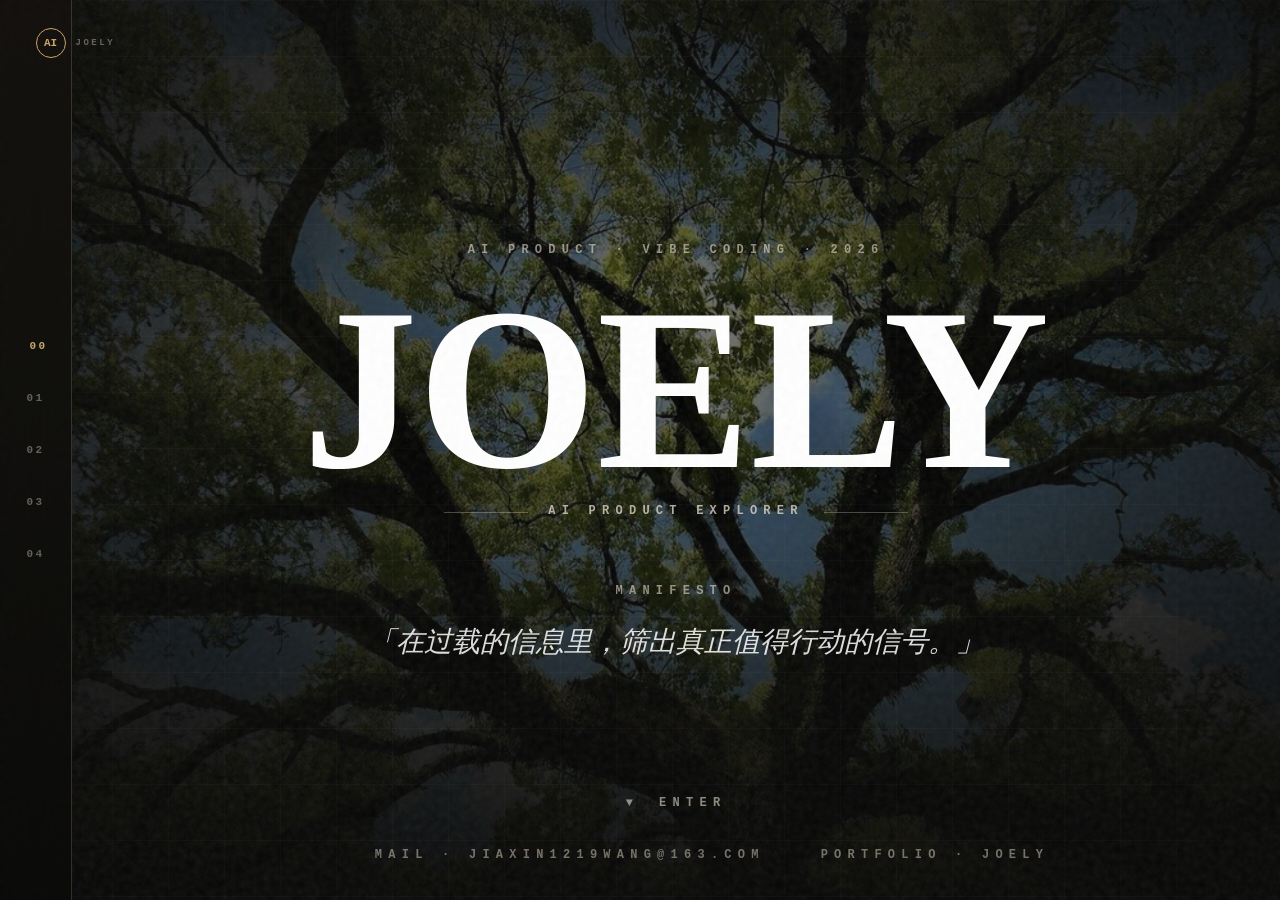
<file: index.html>
<!DOCTYPE html>
<html lang="zh-CN">
<head>
  <meta charset="UTF-8">
  <meta name="viewport" content="width=device-width, initial-scale=1.0">
  <meta name="description" content="Joely 的 AI 产品与 Vibe Coding 个人网站。">
  <title>Joely | AI Product Portfolio</title>
  <link rel="stylesheet" href="assets/css/styles.css">
</head>
<body class="home-page">
  <header class="site-header">
    <a class="brand" href="index.html" aria-label="回到首页">
      <span class="brand-mark">AI</span>
      <span>Joely</span>
    </a>
    <button class="nav-toggle" type="button" aria-label="打开导航" aria-expanded="false" aria-controls="site-nav">
      <span></span>
      <span></span>
      <span></span>
    </button>
    <nav class="site-nav" id="site-nav">
      <a class="active" href="index.html"><span>00</span><b>首页</b></a>
      <a href="about.html"><span>01</span><b>个人信息</b></a>
      <a href="projects.html"><span>02</span><b>能力作品</b></a>
      <a href="works.html"><span>03</span><b>落地作品</b></a>
      <a href="play.html"><span>04</span><b>趣味实验</b></a>
    </nav>
  </header>

  <main>
    <section class="cover-hero" aria-label="首页封面">
      <div class="cover-bg" role="img" aria-label="首页背景图占位"></div>
      <div class="cover-content">
        <p class="cover-kicker">AI PRODUCT · VIBE CODING · 2026</p>
        <h1>JOELY</h1>
        <p class="cover-role">AI PRODUCT EXPLORER</p>
        <div class="cover-manifesto">
          <span>MANIFESTO</span>
          <strong>「在过载的信息里，筛出真正值得行动的信号。」</strong>
        </div>
        <a class="cover-enter" href="about.html" aria-label="进入个人网站">
          <span>▼</span>
          <strong>ENTER</strong>
        </a>
      </div>
      <div class="cover-footer">
        <span>MAIL · <a href="mailto:jiaxin1219wang@163.com">jiaxin1219wang@163.com</a></span>
        <span>PORTFOLIO · JOELY</span>
      </div>
    </section>
  </main>

  <script src="assets/js/main.js"></script>
</body>
</html>
</file>
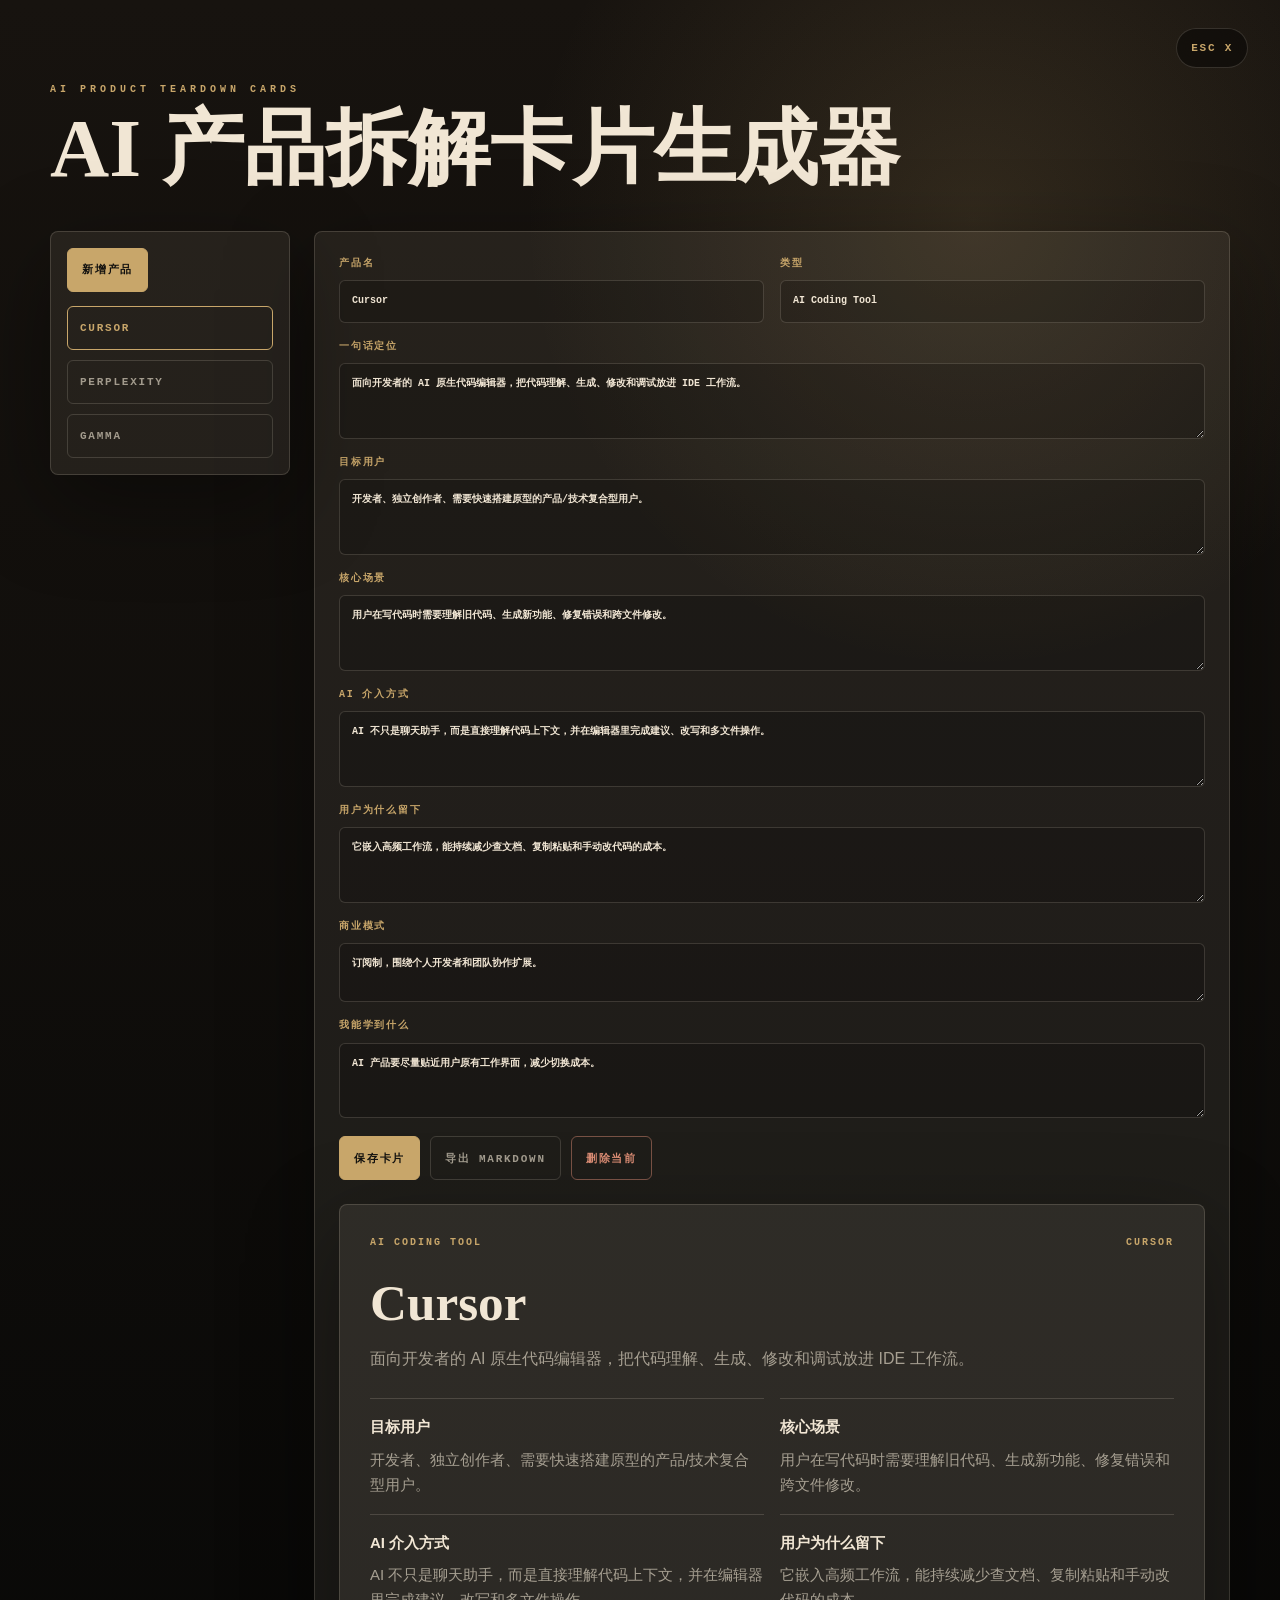
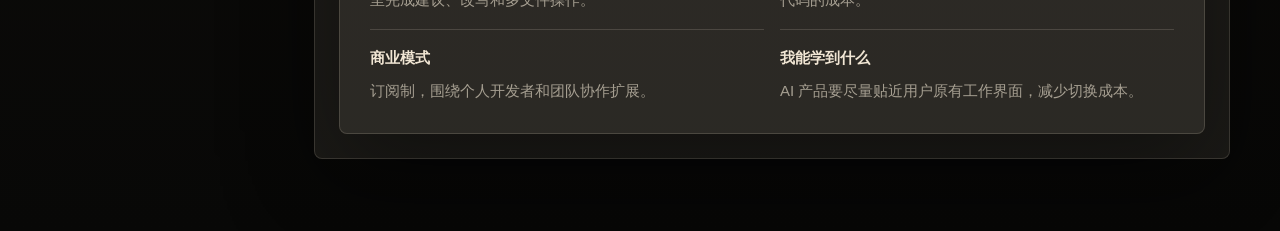
<file: product-teardown/index.html>
<!DOCTYPE html>
<html lang="zh-CN">
<head>
  <meta charset="UTF-8">
  <meta name="viewport" content="width=device-width, initial-scale=1.0">
  <title>AI Product Teardown Cards</title>
  <link rel="stylesheet" href="style.css">
</head>
<body>
  <a class="exit-link" href="../works.html" aria-label="退出到落地作品">ESC X</a>
  <main class="app">
    <section class="intro">
      <p class="eyebrow">AI Product Teardown Cards</p>
      <h1>AI 产品拆解卡片生成器</h1>
    </section>

    <section class="workspace">
      <aside class="picker">
        <div class="tool-row">
          <button class="tool-button primary" id="new-card" type="button">新增产品</button>
        </div>
        <div class="product-list" id="product-list" aria-label="产品列表"></div>
      </aside>

      <section class="editor" aria-label="拆解编辑器">
        <form class="form" id="teardown-form">
          <label>
            产品名
            <input name="name" autocomplete="off" placeholder="例如 Cursor">
          </label>
          <label>
            类型
            <input name="category" autocomplete="off" placeholder="例如 AI Coding Tool">
          </label>
          <label>
            一句话定位
            <textarea name="positioning" rows="3" placeholder="它是什么，帮谁解决什么问题？"></textarea>
          </label>
          <label>
            目标用户
            <textarea name="users" rows="3" placeholder="谁会高频使用它？"></textarea>
          </label>
          <label>
            核心场景
            <textarea name="scenario" rows="3" placeholder="用户在什么任务里会打开它？"></textarea>
          </label>
          <label>
            AI 介入方式
            <textarea name="aiRole" rows="3" placeholder="AI 具体替用户做了哪一步？"></textarea>
          </label>
          <label>
            用户为什么留下
            <textarea name="retention" rows="3" placeholder="它如何降低成本、提升效率或形成习惯？"></textarea>
          </label>
          <label>
            商业模式
            <textarea name="business" rows="2" placeholder="订阅、团队版、API、企业采购等。"></textarea>
          </label>
          <label>
            我能学到什么
            <textarea name="lesson" rows="3" placeholder="对你做 AI 产品有什么启发？"></textarea>
          </label>
        </form>

        <div class="actions">
          <button class="tool-button primary" id="save-card" type="button">保存卡片</button>
          <button class="tool-button" id="export-card" type="button">导出 Markdown</button>
          <button class="tool-button danger" id="delete-card" type="button">删除当前</button>
        </div>

        <article class="card" id="teardown-card" aria-live="polite"></article>
      </section>
    </section>
  </main>

  <script src="script.js"></script>
</body>
</html>
</file>
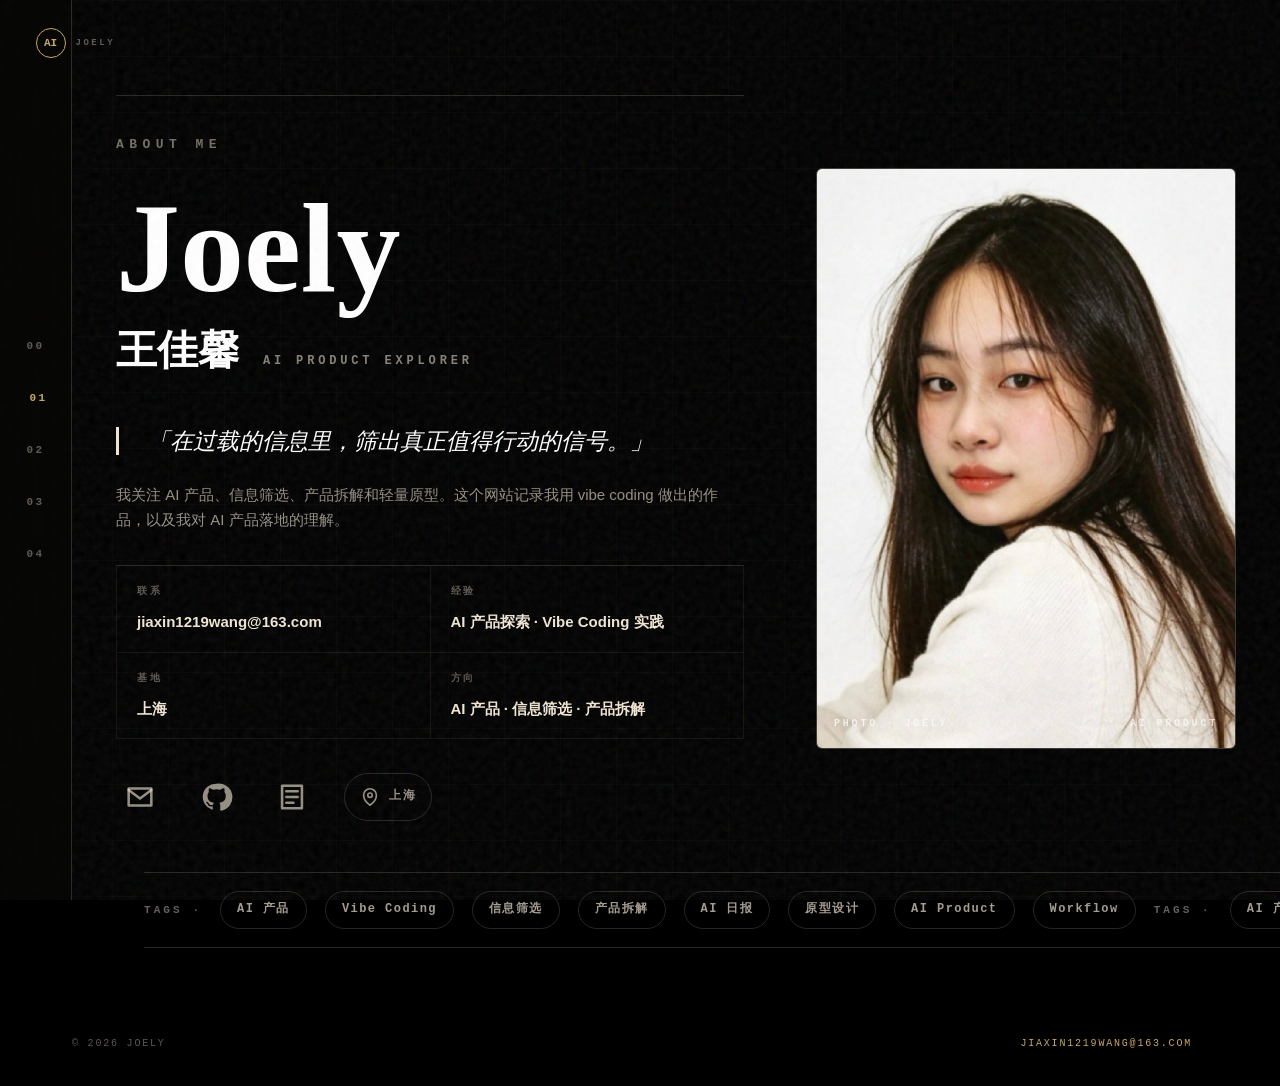
<file: about.html>
<!DOCTYPE html>
<html lang="zh-CN">
<head>
  <meta charset="UTF-8">
  <meta name="viewport" content="width=device-width, initial-scale=1.0">
  <meta name="description" content="Joely 王佳馨的个人信息、照片与联系方式。">
  <title>个人信息 | Joely</title>
  <link rel="stylesheet" href="assets/css/styles.css">
</head>
<body class="about-page">
  <header class="site-header">
    <a class="brand" href="index.html" aria-label="回到首页">
      <span class="brand-mark">AI</span>
      <span>Joely</span>
    </a>
    <button class="nav-toggle" type="button" aria-label="打开导航" aria-expanded="false" aria-controls="site-nav">
      <span></span>
      <span></span>
      <span></span>
    </button>
    <nav class="site-nav" id="site-nav">
      <a href="index.html"><span>00</span><b>首页</b></a>
      <a class="active" href="about.html"><span>01</span><b>个人信息</b></a>
      <a href="projects.html"><span>02</span><b>能力作品</b></a>
      <a href="works.html"><span>03</span><b>落地作品</b></a>
      <a href="play.html"><span>04</span><b>趣味实验</b></a>
    </nav>
  </header>

  <main>
    <section class="section-wrap profile-hero">
      <div class="profile-copy">
        <p class="profile-index">ABOUT ME</p>
        <h1>Joely</h1>
        <div class="profile-name-line">
          <strong>王佳馨</strong>
          <span>AI PRODUCT EXPLORER</span>
        </div>
        <p class="profile-quote">「在过载的信息里，筛出真正值得行动的信号。」</p>
        <p class="profile-intro">我关注 AI 产品、信息筛选、产品拆解和轻量原型。这个网站记录我用 vibe coding 做出的作品，以及我对 AI 产品落地的理解。</p>

        <dl class="about-matrix">
          <div>
            <dt>联系</dt>
            <dd>jiaxin1219wang@163.com</dd>
          </div>
          <div>
            <dt>经验</dt>
            <dd>AI 产品探索 · Vibe Coding 实践</dd>
          </div>
          <div>
            <dt>基地</dt>
            <dd>上海</dd>
          </div>
          <div>
            <dt>方向</dt>
            <dd>AI 产品 · 信息筛选 · 产品拆解</dd>
          </div>
        </dl>

        <div class="profile-links" aria-label="联系方式">
          <a href="https://mail.163.com/" target="_blank" rel="noreferrer" aria-label="打开 163 邮箱" title="163 邮箱">
            <svg viewBox="0 0 24 24" aria-hidden="true"><path d="M4 6h16v12H4z"/><path d="m4 7 8 6 8-6"/></svg>
          </a>
          <a href="https://github.com/Xiajia-0422" target="_blank" rel="noreferrer" aria-label="GitHub">
            <svg viewBox="0 0 24 24" aria-hidden="true"><path d="M12 2.6a9.4 9.4 0 0 0-3 18.3c.5.1.7-.2.7-.5v-1.8c-2.8.6-3.4-1.2-3.4-1.2-.5-1.1-1.1-1.4-1.1-1.4-.9-.6.1-.6.1-.6 1 0 1.6 1.1 1.6 1.1.9 1.6 2.4 1.1 3 .9.1-.7.4-1.1.7-1.3-2.3-.3-4.6-1.1-4.6-4.9 0-1.1.4-2 1-2.7-.1-.3-.4-1.3.1-2.7 0 0 .8-.3 2.8 1a9.5 9.5 0 0 1 5.1 0c1.9-1.3 2.8-1 2.8-1 .5 1.4.2 2.4.1 2.7.6.7 1 1.6 1 2.7 0 3.8-2.3 4.6-4.6 4.9.4.3.7 1 .7 2v3.1c0 .3.2.6.7.5A9.4 9.4 0 0 0 12 2.6Z"/></svg>
          </a>
          <a class="labeled-icon" href="https://www.woshipm.com/u/1620086" target="_blank" rel="noreferrer" aria-label="人人都是产品经理主页" title="人人都是产品经理">
            <svg viewBox="0 0 24 24" aria-hidden="true"><path d="M5 4h14v16H5z"/><path d="M8 8h8M8 12h8M8 16h5"/></svg>
            <span>人人都是产品经理</span>
          </a>
          <span class="location-chip" aria-label="所在地上海">
            <svg viewBox="0 0 24 24" aria-hidden="true"><path d="M12 21s7-5.2 7-11a7 7 0 0 0-14 0c0 5.8 7 11 7 11Z"/><circle cx="12" cy="10" r="2.4"/></svg>
            上海
          </span>
        </div>
      </div>

      <figure class="profile-photo">
        <img src="assets/profile.jpg" alt="王佳馨个人照片" onerror="this.src='assets/img/avatar-placeholder.svg'">
        <figcaption>
          <span>PHOTO · JOELY</span>
          <strong>AI PRODUCT</strong>
        </figcaption>
      </figure>
    </section>

    <section class="about-tag-marquee" aria-label="关键词">
      <div class="about-tag-track">
        <span>TAGS ·</span>
        <b>AI 产品</b>
        <b>Vibe Coding</b>
        <b>信息筛选</b>
        <b>产品拆解</b>
        <b>AI 日报</b>
        <b>原型设计</b>
        <b>AI Product</b>
        <b>Workflow</b>
        <span>TAGS ·</span>
        <b>AI 产品</b>
        <b>Vibe Coding</b>
        <b>信息筛选</b>
        <b>产品拆解</b>
        <b>AI 日报</b>
        <b>原型设计</b>
        <b>AI Product</b>
        <b>Workflow</b>
      </div>
    </section>
  </main>

  <footer class="site-footer">
    <span>© 2026 Joely</span>
    <a href="mailto:jiaxin1219wang@163.com">jiaxin1219wang@163.com</a>
  </footer>

  <script src="assets/js/main.js"></script>
</body>
</html>
</file>
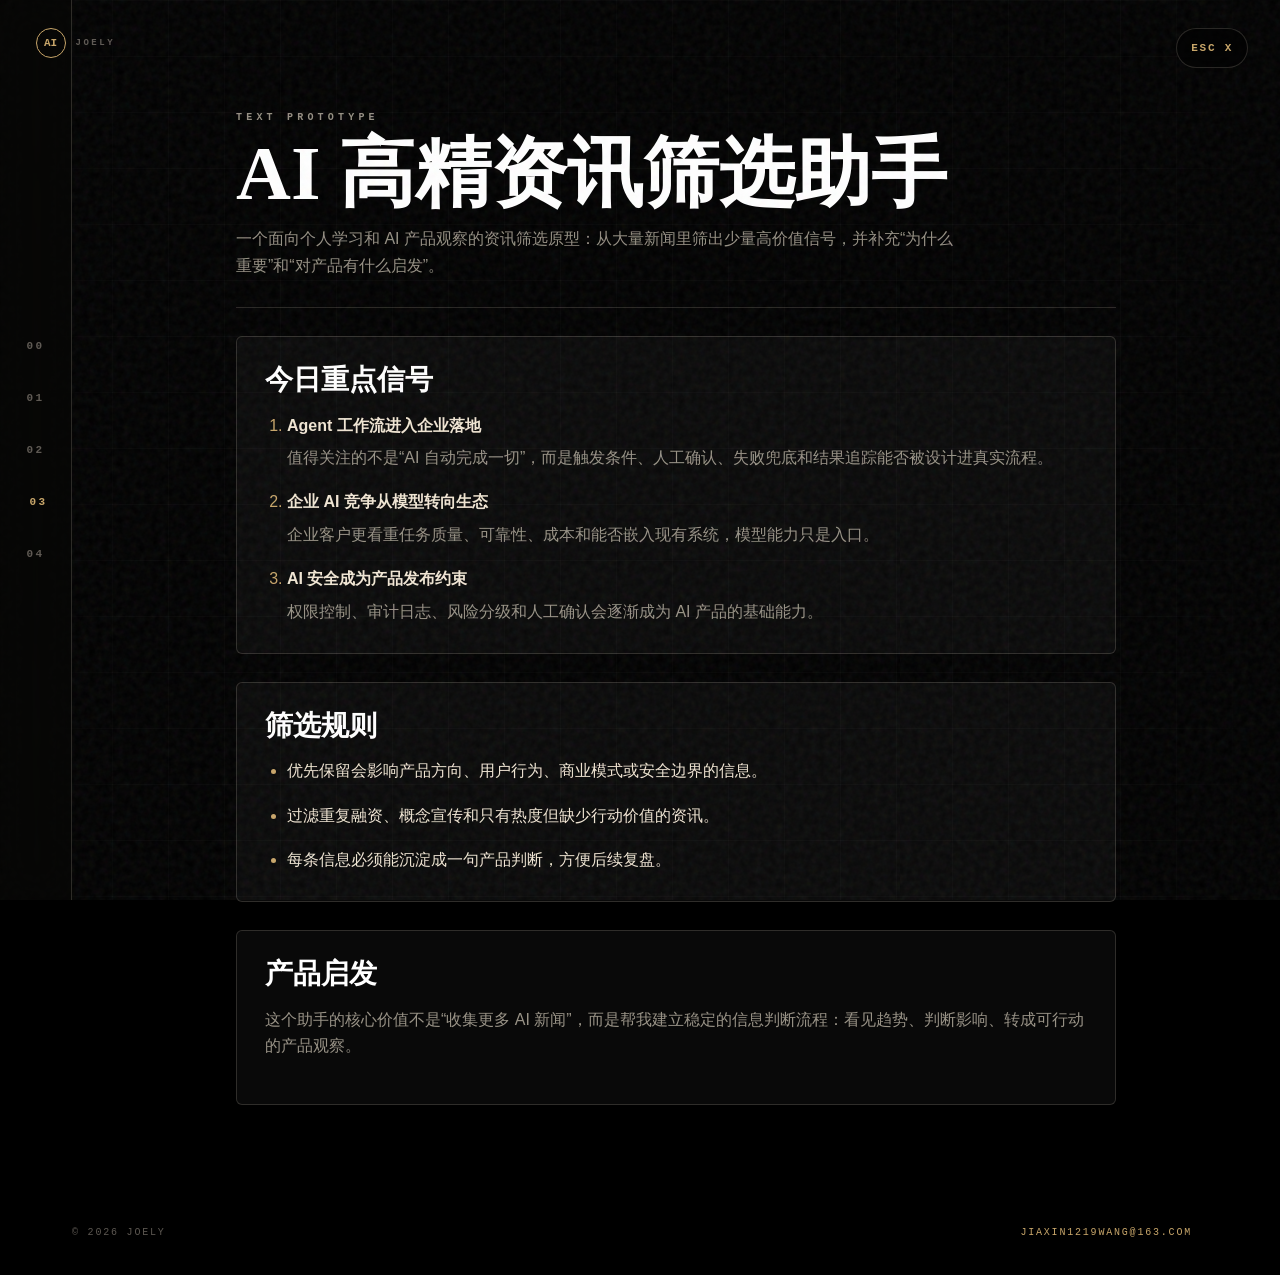
<file: ai-signal.html>
<!DOCTYPE html>
<html lang="zh-CN">
<head>
  <meta charset="UTF-8">
  <meta name="viewport" content="width=device-width, initial-scale=1.0">
  <meta name="description" content="AI 高精资讯筛选助手文本原型。">
  <title>AI 高精资讯筛选助手 | Joely</title>
  <link rel="stylesheet" href="assets/css/styles.css">
</head>
<body class="works-page">
  <header class="site-header">
    <a class="brand" href="index.html" aria-label="回到首页">
      <span class="brand-mark">AI</span>
      <span>Joely</span>
    </a>
    <button class="nav-toggle" type="button" aria-label="打开导航" aria-expanded="false" aria-controls="site-nav">
      <span></span>
      <span></span>
      <span></span>
    </button>
    <nav class="site-nav" id="site-nav">
      <a href="index.html"><span>00</span><b>首页</b></a>
      <a href="about.html"><span>01</span><b>个人信息</b></a>
      <a href="projects.html"><span>02</span><b>能力作品</b></a>
      <a class="active" href="works.html"><span>03</span><b>落地作品</b></a>
      <a href="play.html"><span>04</span><b>趣味实验</b></a>
    </nav>
  </header>

  <main>
    <a class="exit-link" href="works.html" aria-label="退出到落地作品">ESC X</a>
    <section class="signal-prototype section-wrap">
      <article class="signal-document">
        <header>
          <p class="eyebrow">Text Prototype</p>
          <h1>AI 高精资讯筛选助手</h1>
          <p>一个面向个人学习和 AI 产品观察的资讯筛选原型：从大量新闻里筛出少量高价值信号，并补充“为什么重要”和“对产品有什么启发”。</p>
        </header>

        <section class="signal-section">
          <h2>今日重点信号</h2>
          <ol>
            <li>
              <strong>Agent 工作流进入企业落地</strong>
              <span>值得关注的不是“AI 自动完成一切”，而是触发条件、人工确认、失败兜底和结果追踪能否被设计进真实流程。</span>
            </li>
            <li>
              <strong>企业 AI 竞争从模型转向生态</strong>
              <span>企业客户更看重任务质量、可靠性、成本和能否嵌入现有系统，模型能力只是入口。</span>
            </li>
            <li>
              <strong>AI 安全成为产品发布约束</strong>
              <span>权限控制、审计日志、风险分级和人工确认会逐渐成为 AI 产品的基础能力。</span>
            </li>
          </ol>
        </section>

        <section class="signal-section">
          <h2>筛选规则</h2>
          <ul>
            <li>优先保留会影响产品方向、用户行为、商业模式或安全边界的信息。</li>
            <li>过滤重复融资、概念宣传和只有热度但缺少行动价值的资讯。</li>
            <li>每条信息必须能沉淀成一句产品判断，方便后续复盘。</li>
          </ul>
        </section>

        <section class="signal-section">
          <h2>产品启发</h2>
          <p>这个助手的核心价值不是“收集更多 AI 新闻”，而是帮我建立稳定的信息判断流程：看见趋势、判断影响、转成可行动的产品观察。</p>
        </section>
      </article>
    </section>
  </main>

  <footer class="site-footer">
    <span>© 2026 Joely</span>
    <a href="mailto:jiaxin1219wang@163.com">jiaxin1219wang@163.com</a>
  </footer>

  <script src="assets/js/main.js"></script>
</body>
</html>
</file>
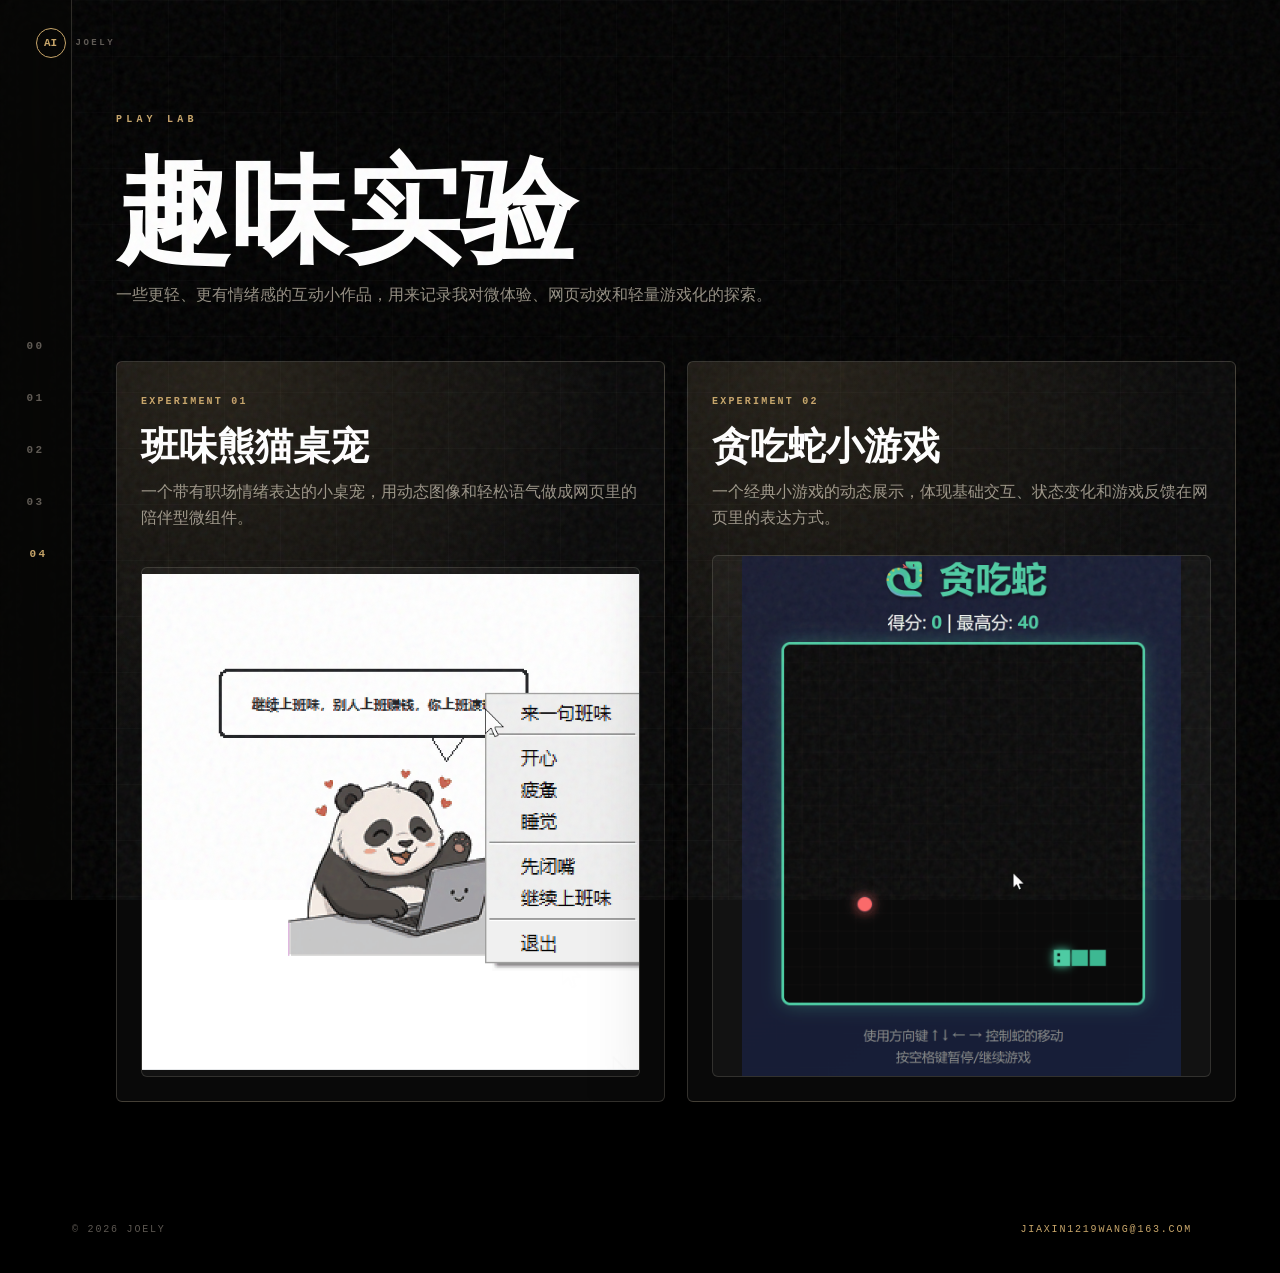
<file: play.html>
<!DOCTYPE html>
<html lang="zh-CN">
<head>
  <meta charset="UTF-8">
  <meta name="viewport" content="width=device-width, initial-scale=1.0">
  <meta name="description" content="Joely 的趣味互动实验展示。">
  <title>趣味实验 | Joely</title>
  <link rel="stylesheet" href="assets/css/styles.css">
</head>
<body class="play-page">
  <header class="site-header">
    <a class="brand" href="index.html" aria-label="回到首页">
      <span class="brand-mark">AI</span>
      <span>Joely</span>
    </a>
    <button class="nav-toggle" type="button" aria-label="打开导航" aria-expanded="false" aria-controls="site-nav">
      <span></span>
      <span></span>
      <span></span>
    </button>
    <nav class="site-nav" id="site-nav">
      <a href="index.html"><span>00</span><b>首页</b></a>
      <a href="about.html"><span>01</span><b>个人信息</b></a>
      <a href="projects.html"><span>02</span><b>能力作品</b></a>
      <a href="works.html"><span>03</span><b>落地作品</b></a>
      <a class="active" href="play.html"><span>04</span><b>趣味实验</b></a>
    </nav>
  </header>

  <main>
    <section class="play-hero section-wrap" aria-label="趣味实验">
      <div class="play-heading">
        <p class="eyebrow">Play Lab</p>
        <h1>趣味实验</h1>
        <p>一些更轻、更有情绪感的互动小作品，用来记录我对微体验、网页动效和轻量游戏化的探索。</p>
      </div>

      <div class="play-grid">
        <article class="play-card">
          <div class="play-copy">
            <span>Experiment 01</span>
            <h2>班味熊猫桌宠</h2>
            <p>一个带有职场情绪表达的小桌宠，用动态图像和轻松语气做成网页里的陪伴型微组件。</p>
          </div>
          <figure class="play-media">
            <img src="班味熊猫桌宠.gif" alt="班味熊猫桌宠动态展示">
          </figure>
        </article>

        <article class="play-card">
          <div class="play-copy">
            <span>Experiment 02</span>
            <h2>贪吃蛇小游戏</h2>
            <p>一个经典小游戏的动态展示，体现基础交互、状态变化和游戏反馈在网页里的表达方式。</p>
          </div>
          <figure class="play-media">
            <img src="贪吃蛇.gif" alt="贪吃蛇小游戏动态展示">
          </figure>
        </article>
      </div>
    </section>
  </main>

  <footer class="site-footer">
    <span>© 2026 Joely</span>
    <a href="mailto:jiaxin1219wang@163.com">jiaxin1219wang@163.com</a>
  </footer>

  <script src="assets/js/main.js"></script>
</body>
</html>
</file>
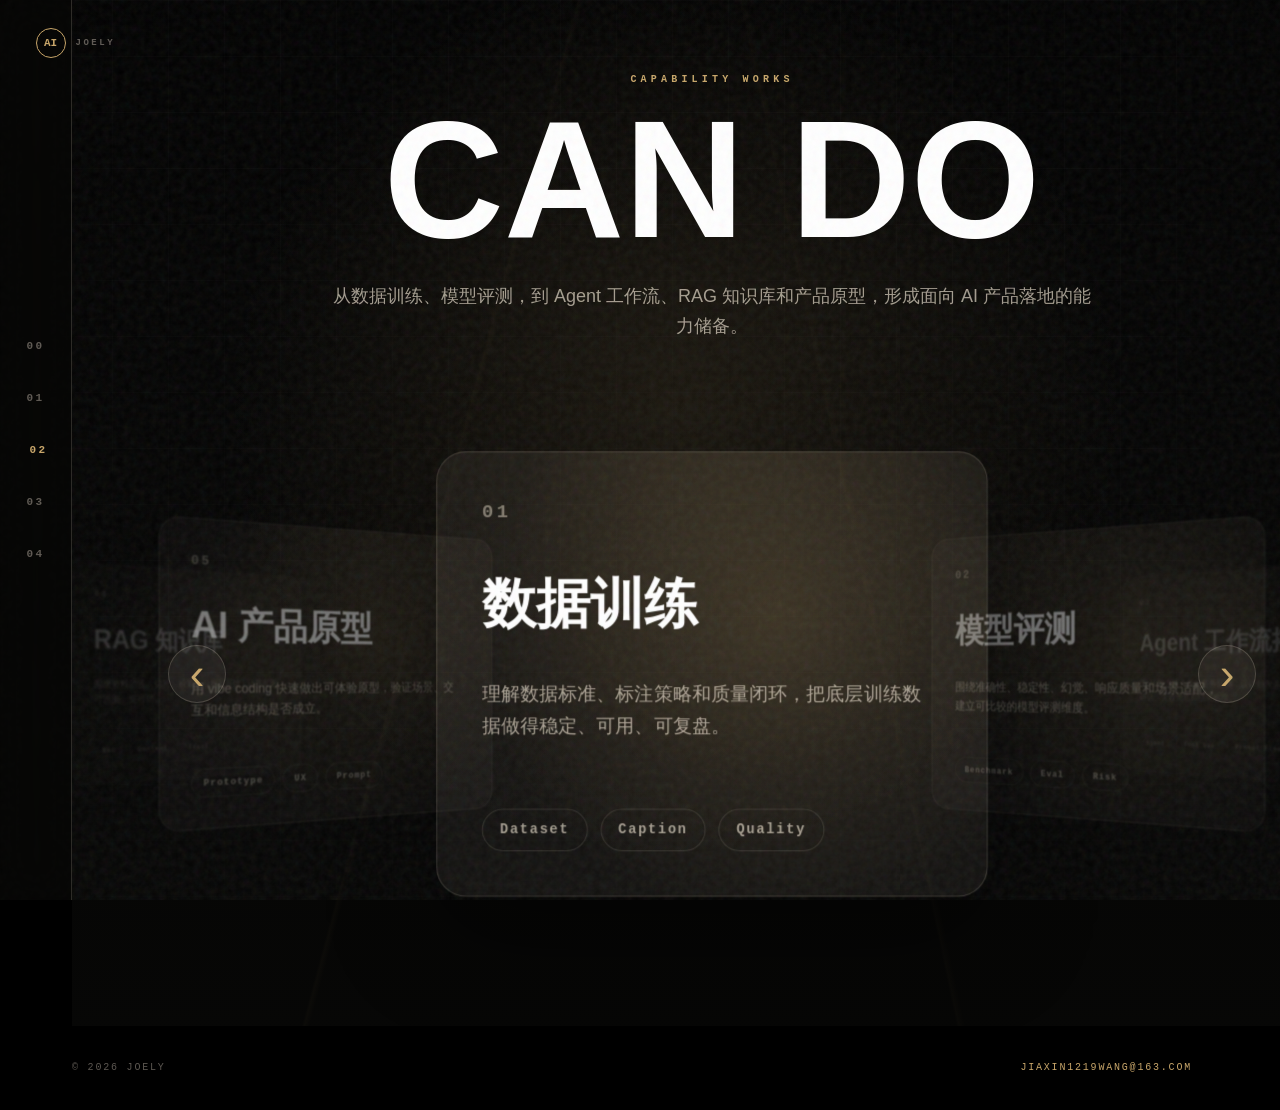
<file: projects.html>
<!DOCTYPE html>
<html lang="zh-CN">
<head>
  <meta charset="UTF-8">
  <meta name="viewport" content="width=device-width, initial-scale=1.0">
  <meta name="description" content="Joely 的能力作品与 AI 产品落地能力展示。">
  <title>能力作品 | Joely</title>
  <link rel="stylesheet" href="assets/css/styles.css">
</head>
<body class="projects-page">
  <header class="site-header">
    <a class="brand" href="index.html" aria-label="回到首页">
      <span class="brand-mark">AI</span>
      <span>Joely</span>
    </a>
    <button class="nav-toggle" type="button" aria-label="打开导航" aria-expanded="false" aria-controls="site-nav">
      <span></span>
      <span></span>
      <span></span>
    </button>
    <nav class="site-nav" id="site-nav">
      <a href="index.html"><span>00</span><b>首页</b></a>
      <a href="about.html"><span>01</span><b>个人信息</b></a>
      <a class="active" href="projects.html"><span>02</span><b>能力作品</b></a>
      <a href="works.html"><span>03</span><b>落地作品</b></a>
      <a href="play.html"><span>04</span><b>趣味实验</b></a>
    </nav>
  </header>

  <main>
    <section class="capability-hero" aria-label="AI 产品能力">
      <div class="capability-heading">
        <p class="eyebrow">Capability Works</p>
        <h1>CAN DO</h1>
        <p>从数据训练、模型评测，到 Agent 工作流、RAG 知识库和产品原型，形成面向 AI 产品落地的能力储备。</p>
      </div>

      <div class="capability-stage" id="capability-stage">
        <button class="capability-arrow prev" type="button" aria-label="上一项能力">‹</button>
        <div class="capability-deck">
          <article class="capability-card is-active" data-cap-card>
            <span>01</span>
            <h2>数据训练</h2>
            <p>理解数据标准、标注策略和质量闭环，把底层训练数据做得稳定、可用、可复盘。</p>
            <div>
              <b>Dataset</b>
              <b>Caption</b>
              <b>Quality</b>
            </div>
          </article>
          <article class="capability-card" data-cap-card>
            <span>02</span>
            <h2>模型评测</h2>
            <p>围绕准确性、稳定性、幻觉、响应质量和场景适配，建立可比较的模型评测维度。</p>
            <div>
              <b>Benchmark</b>
              <b>Eval</b>
              <b>Risk</b>
            </div>
          </article>
          <article class="capability-card" data-cap-card>
            <span>03</span>
            <h2>Agent 工作流搭建</h2>
            <p>把 AI 能力接入真实任务链路，设计触发条件、人工确认、失败兜底和结果追踪。</p>
            <div>
              <b>Agent</b>
              <b>Tool Use</b>
              <b>Prompt Flow</b>
            </div>
          </article>
          <article class="capability-card" data-cap-card>
            <span>04</span>
            <h2>RAG 知识库</h2>
            <p>围绕资料清洗、切片、检索、引用和反馈，让答案更可追溯、更可信。</p>
            <div>
              <b>RAG</b>
              <b>Context</b>
              <b>Trust</b>
            </div>
          </article>
          <article class="capability-card" data-cap-card>
            <span>05</span>
            <h2>AI 产品原型</h2>
            <p>用 vibe coding 快速做出可体验原型，验证场景、交互和信息结构是否成立。</p>
            <div>
              <b>Prototype</b>
              <b>UX</b>
              <b>Prompt</b>
            </div>
          </article>
        </div>
        <button class="capability-arrow next" type="button" aria-label="下一项能力">›</button>
      </div>
    </section>

  </main>

  <footer class="site-footer">
    <span>© 2026 Joely</span>
    <a href="mailto:jiaxin1219wang@163.com">jiaxin1219wang@163.com</a>
  </footer>

  <script src="assets/js/main.js"></script>
</body>
</html>
</file>
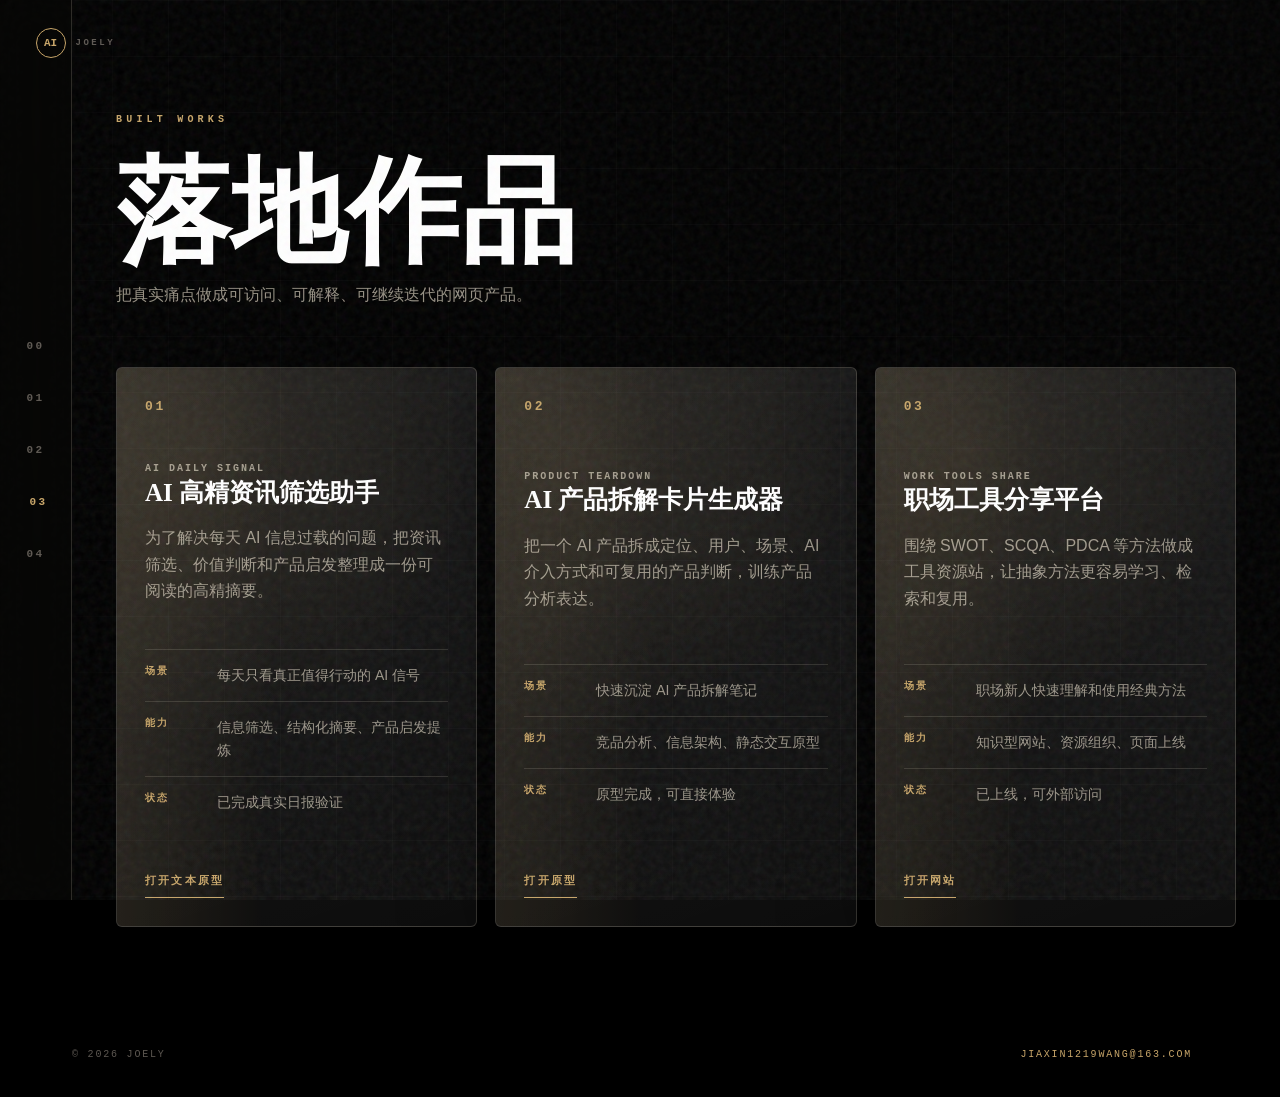
<file: works.html>
<!DOCTYPE html>
<html lang="zh-CN">
<head>
  <meta charset="UTF-8">
  <meta name="viewport" content="width=device-width, initial-scale=1.0">
  <meta name="description" content="Joely 的 AI 产品落地作品展示。">
  <title>落地作品 | Joely</title>
  <link rel="stylesheet" href="assets/css/styles.css">
</head>
<body class="works-page">
  <header class="site-header">
    <a class="brand" href="index.html" aria-label="回到首页">
      <span class="brand-mark">AI</span>
      <span>Joely</span>
    </a>
    <button class="nav-toggle" type="button" aria-label="打开导航" aria-expanded="false" aria-controls="site-nav">
      <span></span>
      <span></span>
      <span></span>
    </button>
    <nav class="site-nav" id="site-nav">
      <a href="index.html"><span>00</span><b>首页</b></a>
      <a href="about.html"><span>01</span><b>个人信息</b></a>
      <a href="projects.html"><span>02</span><b>能力作品</b></a>
      <a class="active" href="works.html"><span>03</span><b>落地作品</b></a>
      <a href="play.html"><span>04</span><b>趣味实验</b></a>
    </nav>
  </header>

  <main>
    <section class="works-hero section-wrap" aria-label="落地作品">
      <div class="works-heading">
        <p class="eyebrow">Built Works</p>
        <h1>落地作品</h1>
        <p>把真实痛点做成可访问、可解释、可继续迭代的网页产品。</p>
      </div>

      <div class="works-grid">
        <article class="built-card">
          <div class="built-index">01</div>
          <div>
            <p class="built-label">AI Daily Signal</p>
            <h2>AI 高精资讯筛选助手</h2>
            <p>为了解决每天 AI 信息过载的问题，把资讯筛选、价值判断和产品启发整理成一份可阅读的高精摘要。</p>
          </div>
          <dl>
            <div>
              <dt>场景</dt>
              <dd>每天只看真正值得行动的 AI 信号</dd>
            </div>
            <div>
              <dt>能力</dt>
              <dd>信息筛选、结构化摘要、产品启发提炼</dd>
            </div>
            <div>
              <dt>状态</dt>
              <dd>已完成真实日报验证</dd>
            </div>
          </dl>
          <a class="built-link" href="ai-signal.html">打开文本原型</a>
        </article>

        <article class="built-card">
          <div class="built-index">02</div>
          <div>
            <p class="built-label">Product Teardown</p>
            <h2>AI 产品拆解卡片生成器</h2>
            <p>把一个 AI 产品拆成定位、用户、场景、AI 介入方式和可复用的产品判断，训练产品分析表达。</p>
          </div>
          <dl>
            <div>
              <dt>场景</dt>
              <dd>快速沉淀 AI 产品拆解笔记</dd>
            </div>
            <div>
              <dt>能力</dt>
              <dd>竞品分析、信息架构、静态交互原型</dd>
            </div>
            <div>
              <dt>状态</dt>
              <dd>原型完成，可直接体验</dd>
            </div>
          </dl>
          <a class="built-link" href="product-teardown/index.html">打开原型</a>
        </article>

        <article class="built-card">
          <div class="built-index">03</div>
          <div>
            <p class="built-label">Work Tools Share</p>
            <h2>职场工具分享平台</h2>
            <p>围绕 SWOT、SCQA、PDCA 等方法做成工具资源站，让抽象方法更容易学习、检索和复用。</p>
          </div>
          <dl>
            <div>
              <dt>场景</dt>
              <dd>职场新人快速理解和使用经典方法</dd>
            </div>
            <div>
              <dt>能力</dt>
              <dd>知识型网站、资源组织、页面上线</dd>
            </div>
            <div>
              <dt>状态</dt>
              <dd>已上线，可外部访问</dd>
            </div>
          </dl>
          <a class="built-link" href="https://worktoolsshare-jctg6qq9.manus.space/#resources" target="_blank" rel="noreferrer">打开网站</a>
        </article>
      </div>
    </section>

  </main>

  <footer class="site-footer">
    <span>© 2026 Joely</span>
    <a href="mailto:jiaxin1219wang@163.com">jiaxin1219wang@163.com</a>
  </footer>

  <script src="assets/js/main.js"></script>
</body>
</html>
</file>
<file: assets/css/styles.css>
:root {
  --bg: #11100e;
  --bg-deep: #080807;
  --surface: rgba(238, 226, 207, 0.065);
  --surface-strong: rgba(238, 226, 207, 0.105);
  --ink: #f1e6d4;
  --muted: rgba(241, 230, 212, 0.62);
  --faint: rgba(241, 230, 212, 0.38);
  --line: rgba(241, 230, 212, 0.16);
  --accent: #c8a66a;
  --accent-soft: rgba(200, 166, 106, 0.14);
  --shadow: 0 28px 90px rgba(0, 0, 0, 0.36);
  --radius: 6px;
  --rail: 72px;
  --max: 1120px;
}

* {
  box-sizing: border-box;
}

html {
  scroll-behavior: smooth;
}

body {
  margin: 0;
  min-height: 100vh;
  background:
    radial-gradient(circle at 68% 8%, rgba(200, 166, 106, 0.13), transparent 30rem),
    linear-gradient(180deg, #17130f 0%, var(--bg) 42%, var(--bg-deep) 100%);
  color: var(--ink);
  font-family: Inter, "Noto Sans SC", "Microsoft YaHei", Arial, sans-serif;
  line-height: 1.65;
}

.about-page {
  background: #000;
}

.projects-page {
  background: #000;
}

.works-page {
  background: #000;
}

.play-page {
  background: #000;
}

body::before {
  position: fixed;
  inset: 0;
  z-index: -1;
  pointer-events: none;
  background-image:
    linear-gradient(rgba(255,255,255,0.025) 1px, transparent 1px),
    linear-gradient(90deg, rgba(255,255,255,0.018) 1px, transparent 1px);
  background-size: 56px 56px;
  mask-image: linear-gradient(90deg, transparent, #000 10%, #000 90%, transparent);
  content: "";
}

body::after {
  position: fixed;
  inset: 0;
  z-index: 20;
  pointer-events: none;
  opacity: 0.13;
  background-image: url("data:image/svg+xml,%3Csvg viewBox='0 0 160 160' xmlns='http://www.w3.org/2000/svg'%3E%3Cfilter id='n'%3E%3CfeTurbulence type='fractalNoise' baseFrequency='0.8' numOctaves='3' stitchTiles='stitch'/%3E%3C/filter%3E%3Crect width='100%25' height='100%25' filter='url(%23n)' opacity='0.55'/%3E%3C/svg%3E");
  content: "";
}

a {
  color: inherit;
  text-decoration: none;
}

img {
  display: block;
  max-width: 100%;
}

.site-header {
  position: fixed;
  inset: 0 auto 0 0;
  z-index: 30;
  display: flex;
  width: var(--rail);
  flex-direction: column;
  align-items: center;
  justify-content: center;
  gap: 30px;
  border-right: 1px solid var(--line);
  background: rgba(8, 8, 7, 0.38);
  backdrop-filter: blur(18px);
}

.brand {
  position: absolute;
  top: 28px;
  left: 50%;
  display: inline-flex;
  align-items: center;
  gap: 10px;
  transform: translateX(-50%) writing-mode(vertical-rl);
  color: var(--faint);
  font-family: "Courier New", monospace;
  font-size: 9px;
  font-weight: 700;
  letter-spacing: 0.28em;
  text-transform: uppercase;
}

.brand-mark {
  display: inline-grid;
  width: 30px;
  height: 30px;
  place-items: center;
  border: 1px solid var(--accent);
  border-radius: 50%;
  color: var(--accent);
  font-size: 11px;
  letter-spacing: 0;
}

.site-nav {
  display: flex;
  flex-direction: column;
  align-items: center;
  gap: 18px;
}

.site-nav a {
  position: relative;
  display: flex;
  align-items: center;
  justify-content: center;
  width: 42px;
  height: 34px;
  gap: 0;
  color: var(--faint);
  font-family: "Courier New", monospace;
  font-size: 10px;
  font-weight: 700;
  letter-spacing: 0.24em;
  text-transform: uppercase;
  transition: color 180ms ease, transform 180ms ease;
}

.site-nav a span {
  color: inherit;
  font-size: 11px;
}

.site-nav a b {
  position: absolute;
  left: calc(100% + 14px);
  top: 50%;
  min-width: max-content;
  border: 1px solid var(--line);
  border-radius: var(--radius);
  padding: 7px 10px;
  background: rgba(8, 8, 7, 0.82);
  color: var(--ink);
  font: inherit;
  letter-spacing: 0.18em;
  opacity: 0;
  pointer-events: none;
  transform: translate(-6px, -50%);
  transition: opacity 180ms ease, transform 180ms ease;
}

.site-nav a:hover b,
.site-nav a:focus-visible b {
  opacity: 1;
  transform: translate(0, -50%);
}

.site-nav a:hover,
.site-nav a.active {
  color: var(--accent);
  transform: translateX(3px);
}

.nav-toggle {
  display: none;
  width: 42px;
  height: 42px;
  border: 1px solid var(--line);
  border-radius: var(--radius);
  background: rgba(0, 0, 0, 0.2);
}

.nav-toggle span {
  display: block;
  width: 18px;
  height: 1px;
  margin: 5px auto;
  background: var(--ink);
}

main,
.site-footer {
  margin-left: var(--rail);
}

.home-page main {
  margin-left: var(--rail);
}

.section-wrap {
  width: min(var(--max), calc(100% - 64px));
  margin: 0 auto;
}

.section {
  padding: 96px 0;
  border-top: 1px solid var(--line);
}

.cover-hero {
  position: relative;
  display: grid;
  min-height: 100vh;
  place-items: center;
  overflow: hidden;
  padding: 72px 32px;
}

.cover-bg {
  position: absolute;
  inset: 0;
  z-index: -2;
  overflow: hidden;
  background: #080807;
}

.cover-bg::before {
  position: absolute;
  inset: -5%;
  background:
    url("../HOME-BG.jpg"),
    url("../img/home-bg-placeholder.svg");
  background-position: center;
  background-size: cover;
  content: "";
  filter: saturate(0.92) contrast(1.04);
  transform: scale(1.04);
  animation: treeDrift 18s ease-in-out infinite alternate;
}

.cover-bg::after {
  position: absolute;
  inset: 0;
  background:
    radial-gradient(circle at 50% 44%, rgba(8, 8, 7, 0.16), rgba(8, 8, 7, 0.7) 58%, rgba(8, 8, 7, 0.94) 100%),
    linear-gradient(180deg, rgba(8, 8, 7, 0.62) 0%, rgba(8, 8, 7, 0.32) 44%, rgba(8, 8, 7, 0.92) 100%);
  content: "";
}

@keyframes treeDrift {
  0% {
    transform: scale(1.04) translate3d(-1.5%, -1%, 0);
  }

  50% {
    transform: scale(1.08) translate3d(1%, 0.8%, 0);
  }

  100% {
    transform: scale(1.06) translate3d(-0.4%, 1.4%, 0);
  }
}

.cover-content {
  width: min(1180px, 100%);
  text-align: center;
}

.cover-content h1 {
  max-width: none;
  margin: 46px 0 22px;
  color: #fff;
  font-family: Georgia, "Times New Roman", "Noto Serif SC", serif;
  font-size: clamp(86px, 18vw, 258px);
  line-height: 0.72;
  text-shadow: 0 22px 80px rgba(0, 0, 0, 0.72);
}

.cover-kicker,
.cover-role,
.cover-enter,
.cover-footer,
.cover-manifesto span {
  color: rgba(241, 230, 212, 0.58);
  font-family: "Courier New", monospace;
  font-size: 12px;
  font-weight: 700;
  letter-spacing: 0.52em;
  text-transform: uppercase;
}

.cover-kicker {
  margin: 0;
}

.cover-role {
  display: inline-flex;
  align-items: center;
  gap: 20px;
  margin: 0;
  color: rgba(241, 230, 212, 0.72);
}

.cover-role::before,
.cover-role::after {
  display: block;
  width: 84px;
  height: 1px;
  background: rgba(241, 230, 212, 0.28);
  content: "";
}

.cover-manifesto {
  display: grid;
  gap: 22px;
  margin: 60px auto 0;
  max-width: min(1040px, calc(100vw - var(--rail) - 96px));
}

.cover-manifesto strong {
  color: rgba(255, 255, 255, 0.86);
  font-family: Georgia, "Noto Serif SC", serif;
  font-size: clamp(22px, 2.2vw, 34px);
  font-style: italic;
  font-weight: 500;
  line-height: 1.25;
  white-space: nowrap;
}

.cover-enter {
  position: absolute;
  left: 50%;
  bottom: 86px;
  display: inline-flex;
  align-items: center;
  gap: 20px;
  transform: translateX(-50%);
  transition: color 180ms ease, transform 180ms ease;
}

.cover-enter:hover {
  color: var(--accent);
  transform: translateX(-50%) translateY(-2px);
}

.cover-enter strong {
  font: inherit;
}

.cover-footer {
  position: absolute;
  right: 40px;
  bottom: 34px;
  left: calc(var(--rail) + 40px);
  display: flex;
  justify-content: center;
  gap: 56px;
  color: rgba(241, 230, 212, 0.46);
}

.cover-footer a {
  color: inherit;
}

.hero {
  display: grid;
  grid-template-columns: minmax(0, 1fr) 340px;
  gap: 56px;
  align-items: center;
  min-height: 100vh;
  padding: 76px 0;
}

.page-hero {
  padding: 132px 0 86px;
}

.capability-hero {
  position: relative;
  min-height: 100vh;
  overflow: hidden;
  padding: 72px 0 92px var(--rail);
}

.capability-hero::before {
  position: absolute;
  inset: 0;
  z-index: -1;
  background:
    radial-gradient(circle at 50% 40%, rgba(200, 166, 106, 0.12), transparent 28rem),
    linear-gradient(180deg, rgba(8, 8, 7, 0.2), rgba(8, 8, 7, 0.86));
  content: "";
}

.capability-hero::after {
  position: absolute;
  inset: 0;
  z-index: -1;
  opacity: 0.18;
  background:
    linear-gradient(105deg, transparent 0 34%, rgba(200, 166, 106, 0.16) 34.2%, transparent 34.6% 100%),
    linear-gradient(78deg, transparent 0 62%, rgba(200, 166, 106, 0.12) 62.2%, transparent 62.7% 100%);
  content: "";
}

.capability-heading {
  width: min(980px, calc(100% - 48px));
  margin: 0 auto;
  text-align: center;
}

.capability-heading h1 {
  margin: 0;
  color: #fff;
  font-family: Inter, "Noto Sans SC", Arial, sans-serif;
  font-size: clamp(72px, 13vw, 184px);
  font-weight: 900;
  line-height: 0.9;
  text-transform: uppercase;
}

.capability-heading p:last-child {
  max-width: 760px;
  margin: 28px auto 0;
  color: rgba(241, 230, 212, 0.66);
  font-size: 18px;
}

.capability-stage {
  position: relative;
  width: min(1180px, calc(100% - 48px));
  height: 520px;
  margin: 72px auto 0;
  perspective: 1400px;
}

.capability-deck {
  position: relative;
  height: 100%;
  transform-style: preserve-3d;
}

.capability-card {
  position: absolute;
  top: 50%;
  left: 50%;
  display: flex;
  width: min(520px, 68vw);
  height: 420px;
  flex-direction: column;
  justify-content: space-between;
  border: 1px solid rgba(241, 230, 212, 0.16);
  border-radius: 28px;
  padding: 42px;
  background:
    radial-gradient(circle at 62% 38%, rgba(200, 166, 106, 0.18), transparent 18rem),
    rgba(241, 230, 212, 0.055);
  box-shadow: 0 34px 100px rgba(0, 0, 0, 0.46);
  cursor: pointer;
  opacity: 0;
  transform: translate(-50%, -50%) translateX(0) translateZ(-360px) rotateY(0) scale(0.72);
  transform-style: preserve-3d;
  transition: transform 520ms cubic-bezier(.2,.8,.2,1), opacity 520ms ease, filter 520ms ease;
}

.capability-card span {
  color: rgba(241, 230, 212, 0.48);
  font-family: "Courier New", monospace;
  font-size: 18px;
  font-weight: 700;
  letter-spacing: 0.18em;
}

.capability-card h2 {
  margin: 0;
  color: #fff;
  font-family: Inter, "Noto Sans SC", Arial, sans-serif;
  font-size: clamp(34px, 4vw, 52px);
  line-height: 1.05;
}

.capability-card p {
  max-width: 420px;
  color: rgba(241, 230, 212, 0.68);
  font-size: 18px;
}

.capability-card div {
  display: flex;
  flex-wrap: wrap;
  gap: 12px;
}

.capability-card b {
  border: 1px solid rgba(241, 230, 212, 0.14);
  border-radius: 999px;
  padding: 8px 16px;
  color: rgba(241, 230, 212, 0.66);
  font-family: "Courier New", monospace;
  font-size: 13px;
  letter-spacing: 0.12em;
}

.capability-card.is-active {
  z-index: 5;
  opacity: 1;
  filter: blur(0);
  transform: translate(-50%, -50%) translateX(0) translateZ(80px) rotateY(0deg) scale(1);
}

.capability-card.is-prev {
  z-index: 3;
  opacity: 0.44;
  filter: blur(1px);
  transform: translate(-50%, -50%) translateX(-420px) translateZ(-180px) rotateY(42deg) scale(0.78);
}

.capability-card.is-next {
  z-index: 3;
  opacity: 0.44;
  filter: blur(1px);
  transform: translate(-50%, -50%) translateX(420px) translateZ(-180px) rotateY(-42deg) scale(0.78);
}

.capability-card.is-far-prev {
  z-index: 1;
  opacity: 0.16;
  filter: blur(2px);
  transform: translate(-50%, -50%) translateX(-650px) translateZ(-360px) rotateY(54deg) scale(0.62);
}

.capability-card.is-far-next {
  z-index: 1;
  opacity: 0.16;
  filter: blur(2px);
  transform: translate(-50%, -50%) translateX(650px) translateZ(-360px) rotateY(-54deg) scale(0.62);
}

.capability-arrow {
  position: absolute;
  top: 50%;
  z-index: 8;
  display: grid;
  width: 58px;
  height: 58px;
  place-items: center;
  border: 1px solid rgba(241, 230, 212, 0.18);
  border-radius: 50%;
  background: rgba(241, 230, 212, 0.06);
  color: var(--accent);
  cursor: pointer;
  font-size: 44px;
  line-height: 1;
  transform: translateY(-50%);
  transition: border-color 180ms ease, background 180ms ease, transform 180ms ease;
}

.capability-arrow:hover {
  border-color: var(--accent);
  background: rgba(200, 166, 106, 0.1);
  transform: translateY(-50%) scale(1.04);
}

.capability-arrow.prev {
  left: 0;
}

.capability-arrow.next {
  right: 0;
}

.profile-hero {
  display: grid;
  grid-template-columns: minmax(0, 1fr) minmax(300px, 420px);
  gap: 72px;
  align-items: center;
  min-height: 100vh;
  padding: 76px 0 60px;
}

.profile-copy {
  border-top: 1px solid var(--line);
  padding-top: 38px;
}

.profile-index {
  margin-bottom: 44px;
  color: rgba(241, 230, 212, 0.48);
  font-family: "Courier New", monospace;
  font-size: 13px;
  font-weight: 700;
  letter-spacing: 0.42em;
}

.profile-copy h1 {
  margin-bottom: 18px;
  color: #fff;
  font-size: clamp(72px, 10vw, 140px);
  line-height: 0.78;
}

.profile-name-line {
  display: flex;
  flex-wrap: wrap;
  align-items: baseline;
  gap: 24px;
  margin-bottom: 14px;
}

.profile-name-line strong {
  color: #fff;
  font-family: Georgia, "Noto Serif SC", serif;
  font-size: clamp(30px, 3.2vw, 46px);
  font-weight: 600;
}

.profile-name-line span {
  color: rgba(241, 230, 212, 0.56);
  font-family: "Courier New", monospace;
  font-size: 12px;
  font-weight: 700;
  letter-spacing: 0.32em;
}

.profile-quote {
  margin: 42px 0 28px;
  border-left: 3px solid var(--ink);
  padding-left: 28px;
  color: #fff;
  font-family: Georgia, "Noto Serif SC", serif;
  font-size: clamp(20px, 1.8vw, 28px);
  font-style: italic;
  line-height: 1.25;
  white-space: nowrap;
}

.profile-intro {
  max-width: 740px;
  margin-bottom: 30px;
  font-size: 15px;
}

.about-matrix {
  display: grid;
  grid-template-columns: repeat(2, minmax(0, 1fr));
  gap: 0;
  margin: 32px 0 0;
  padding: 0;
  border-top: 1px solid var(--line);
  border-left: 1px solid rgba(241, 230, 212, 0.08);
}

.about-matrix div {
  min-width: 0;
  border-right: 1px solid rgba(241, 230, 212, 0.08);
  border-bottom: 1px solid rgba(241, 230, 212, 0.08);
  padding: 18px 20px;
}

.about-matrix dt {
  margin-bottom: 10px;
  color: rgba(241, 230, 212, 0.38);
  font-family: "Courier New", monospace;
  font-size: 10px;
  font-weight: 700;
  letter-spacing: 0.28em;
}

.about-matrix dd {
  margin: 0;
  color: var(--ink);
  font-family: Inter, "Noto Sans SC", "Microsoft YaHei", Arial, sans-serif;
  font-size: 15px;
  font-weight: 650;
  line-height: 1.55;
  overflow-wrap: anywhere;
}

.profile-links {
  display: flex;
  flex-wrap: wrap;
  gap: 28px;
  align-items: center;
  margin-top: 34px;
}

.profile-links a,
.location-chip {
  position: relative;
  display: inline-flex;
  align-items: center;
  justify-content: center;
  min-width: 48px;
  min-height: 48px;
  color: rgba(241, 230, 212, 0.62);
  transition: color 180ms ease, transform 180ms ease;
}

.profile-links a:hover {
  color: var(--accent);
  transform: translateY(-2px);
}

.profile-links svg {
  width: 34px;
  height: 34px;
  fill: none;
  stroke: currentColor;
  stroke-linecap: round;
  stroke-linejoin: round;
  stroke-width: 1.8;
}

.profile-links a:nth-child(2) svg {
  fill: currentColor;
  stroke: none;
}

.labeled-icon span {
  position: absolute;
  top: calc(100% + 8px);
  left: 50%;
  min-width: max-content;
  border: 1px solid var(--line);
  border-radius: var(--radius);
  padding: 5px 8px;
  background: rgba(0, 0, 0, 0.82);
  color: var(--ink);
  font-family: "Courier New", monospace;
  font-size: 10px;
  font-weight: 700;
  letter-spacing: 0.12em;
  opacity: 0;
  pointer-events: none;
  transform: translate(-50%, -4px);
  transition: opacity 180ms ease, transform 180ms ease;
}

.labeled-icon:hover span,
.labeled-icon:focus-visible span {
  opacity: 1;
  transform: translate(-50%, 0);
}

.location-chip {
  gap: 8px;
  border: 1px solid var(--line);
  border-radius: 999px;
  padding: 0 14px;
  font-family: "Courier New", monospace;
  font-size: 12px;
  font-weight: 700;
  letter-spacing: 0.18em;
}

.location-chip svg {
  width: 22px;
  height: 22px;
}

.profile-photo {
  position: relative;
  margin: 0;
}

.profile-photo img {
  width: 100%;
  aspect-ratio: 3 / 4.15;
  border: 1px solid rgba(241, 230, 212, 0.18);
  border-radius: var(--radius);
  background: var(--surface);
  box-shadow: var(--shadow);
  object-fit: cover;
}

.profile-photo figcaption {
  position: absolute;
  inset: auto 18px 16px;
  display: flex;
  justify-content: space-between;
  gap: 16px;
  color: rgba(255, 255, 255, 0.76);
  font-family: "Courier New", monospace;
  font-size: 10px;
  font-weight: 700;
  letter-spacing: 0.28em;
  text-transform: uppercase;
}

.about-tag-marquee {
  width: 100%;
  margin: -28px 0 54px var(--rail);
  overflow: hidden;
  border-top: 1px solid var(--line);
  border-bottom: 1px solid var(--line);
  background: rgba(0, 0, 0, 0.18);
}

.about-tag-track {
  display: flex;
  width: max-content;
  gap: 18px;
  align-items: center;
  padding: 18px 0;
  animation: tagsMarquee 28s linear infinite;
}

.about-tag-track span {
  color: rgba(241, 230, 212, 0.42);
  font-family: "Courier New", monospace;
  font-size: 11px;
  font-weight: 700;
  letter-spacing: 0.28em;
}

.about-tag-track b {
  border: 1px solid var(--line);
  border-radius: 999px;
  padding: 8px 16px;
  color: rgba(241, 230, 212, 0.68);
  font-family: "Courier New", monospace;
  font-size: 12px;
  letter-spacing: 0.12em;
  white-space: nowrap;
}

@keyframes tagsMarquee {
  from {
    transform: translateX(0);
  }

  to {
    transform: translateX(-50%);
  }
}

.about-hero {
  display: grid;
  grid-template-columns: 320px minmax(0, 1fr);
  gap: 44px;
  align-items: center;
}

.portrait {
  width: 100%;
  aspect-ratio: 3 / 4;
  border: 1px solid rgba(200, 166, 106, 0.38);
  border-radius: var(--radius);
  background: var(--surface);
  box-shadow: var(--shadow);
  object-fit: cover;
}

.eyebrow {
  margin: 0 0 16px;
  color: var(--accent);
  font-family: "Courier New", monospace;
  font-size: 10px;
  font-weight: 700;
  letter-spacing: 0.42em;
  text-transform: uppercase;
}

h1,
h2,
h3,
p {
  margin-top: 0;
}

h1,
h2 {
  font-family: Georgia, "Noto Serif SC", "Songti SC", serif;
  font-weight: 900;
}

h1 {
  margin-bottom: 22px;
  color: var(--ink);
  font-size: clamp(48px, 8vw, 104px);
  line-height: 0.92;
  letter-spacing: 0;
}

h2 {
  margin-bottom: 16px;
  font-size: clamp(28px, 4vw, 52px);
  line-height: 1.05;
  letter-spacing: 0;
}

h3 {
  margin-bottom: 8px;
  color: var(--ink);
  font-size: 17px;
  line-height: 1.35;
}

p {
  color: var(--muted);
}

.bilingual {
  display: grid;
  grid-template-columns: minmax(0, 1fr) minmax(0, 1fr);
  gap: 34px;
}

.bilingual > div {
  min-width: 0;
}

.hero-title {
  gap: 42px;
}

.hero-title p,
.page-hero p {
  font-size: 18px;
}

.compact {
  gap: 22px;
}

.compact p {
  font-size: 15px;
}

.hero-actions,
.contact-links {
  display: flex;
  flex-wrap: wrap;
  gap: 12px;
  margin-top: 32px;
}

.button {
  display: inline-flex;
  align-items: center;
  justify-content: center;
  min-height: 46px;
  border-radius: var(--radius);
  padding: 0 18px;
  font-family: "Courier New", monospace;
  font-size: 11px;
  font-weight: 700;
  letter-spacing: 0.18em;
  text-transform: uppercase;
  transition: transform 180ms ease, border-color 180ms ease, background 180ms ease;
}

.button:hover {
  transform: translateY(-2px);
}

.button.primary {
  border: 1px solid var(--accent);
  background: var(--accent);
  color: #11100e;
}

.button.secondary {
  border: 1px solid var(--line);
  background: transparent;
  color: var(--ink);
}

.button.secondary:hover {
  border-color: var(--accent);
}

.profile-panel {
  display: grid;
  gap: 22px;
  align-content: start;
  border: 1px solid var(--line);
  border-radius: var(--radius);
  padding: 24px;
  background: var(--surface);
  box-shadow: var(--shadow);
}

.avatar {
  width: 132px;
  height: 132px;
  border-radius: 50%;
  border: 1px solid rgba(200, 166, 106, 0.45);
  object-fit: cover;
  background: #2b231b;
  filter: sepia(0.18) contrast(0.95);
}

.avatar.large {
  width: 180px;
  height: 180px;
}

.profile-panel h2 {
  margin-bottom: 2px;
  font-size: 30px;
}

.profile-panel p {
  margin-bottom: 0;
}

.profile-facts {
  display: grid;
  gap: 14px;
  margin: 0;
}

.profile-facts.wide {
  gap: 0;
}

.profile-facts div {
  padding-top: 14px;
  border-top: 1px solid var(--line);
}

.profile-facts.wide div {
  display: grid;
  grid-template-columns: 140px minmax(0, 1fr);
  gap: 18px;
  padding: 18px 0;
}

.profile-facts dt {
  color: var(--faint);
  font-family: "Courier New", monospace;
  font-size: 10px;
  letter-spacing: 0.2em;
  text-transform: uppercase;
}

.profile-facts dd {
  margin: 2px 0 0;
  color: var(--ink);
  font-weight: 700;
}

.section-heading {
  max-width: 720px;
  margin-bottom: 32px;
  text-align: center;
}

.signal-grid {
  display: grid;
  grid-template-columns: repeat(3, minmax(0, 1fr));
  gap: 18px;
}

.signal-card,
.project-case,
.skill-grid article,
.timeline-content,
.signal-panel {
  border: 1px solid var(--line);
  border-radius: var(--radius);
  background: var(--surface);
  box-shadow: var(--shadow);
}

.signal-card {
  padding: 24px;
  transition: border-color 180ms ease, transform 180ms ease, background 180ms ease;
}

.signal-card:hover,
.project-case:hover,
.skill-grid article:hover {
  border-color: rgba(200, 166, 106, 0.46);
  background: var(--surface-strong);
}

.card-index {
  display: block;
  margin-bottom: 30px;
  color: var(--accent);
  font-family: "Courier New", monospace;
  font-size: 11px;
  font-weight: 800;
  letter-spacing: 0.28em;
}

.split-section {
  display: grid;
  grid-template-columns: 280px minmax(0, 1fr);
  gap: 64px;
}

.project-overview {
  display: grid;
  grid-template-columns: minmax(0, 1fr) minmax(0, 1fr);
  gap: 18px;
}

.signal-panel {
  padding: 28px;
}

.profile-layout {
  display: grid;
  grid-template-columns: minmax(0, 0.9fr) minmax(0, 1.1fr);
  gap: 36px;
  align-items: start;
}

.info-block {
  border: 1px solid var(--line);
  border-radius: var(--radius);
  padding: 28px;
  background: var(--surface);
  box-shadow: var(--shadow);
}

.feature-list,
.project-stack {
  display: grid;
  gap: 20px;
}

.works-hero {
  min-height: 100vh;
  padding: 112px 0 86px;
}

.works-heading {
  display: grid;
  max-width: 760px;
  gap: 16px;
  margin-bottom: 56px;
}

.works-heading h1 {
  margin: 0;
  color: #fff;
  font-family: Georgia, "Times New Roman", "Noto Serif SC", serif;
  font-size: clamp(64px, 9vw, 132px);
  line-height: 0.9;
  letter-spacing: 0;
}

.works-heading p:last-child {
  max-width: 680px;
  margin: 0;
  color: var(--muted);
  font-size: 16px;
  line-height: 1.9;
}

.works-grid {
  display: grid;
  grid-template-columns: repeat(3, minmax(0, 1fr));
  gap: 18px;
}

.built-card {
  position: relative;
  display: grid;
  min-height: 560px;
  align-content: space-between;
  gap: 34px;
  overflow: hidden;
  border: 1px solid rgba(241, 230, 212, 0.18);
  border-radius: var(--radius);
  padding: 28px;
  background:
    linear-gradient(160deg, rgba(255, 255, 255, 0.08), rgba(255, 255, 255, 0.018)),
    rgba(255, 255, 255, 0.03);
  box-shadow: 0 28px 90px rgba(0, 0, 0, 0.38);
  transition: border-color 180ms ease, transform 180ms ease, background 180ms ease;
}

.built-card::before {
  position: absolute;
  inset: -1px;
  z-index: -1;
  opacity: 0.64;
  background:
    radial-gradient(circle at 24% 16%, rgba(200, 166, 106, 0.18), transparent 18rem),
    linear-gradient(90deg, rgba(200, 166, 106, 0.18), transparent 44%);
  content: "";
}

.built-card:hover {
  border-color: rgba(200, 166, 106, 0.58);
  background:
    linear-gradient(160deg, rgba(255, 255, 255, 0.105), rgba(255, 255, 255, 0.026)),
    rgba(255, 255, 255, 0.04);
  transform: translateY(-8px);
}

.built-index,
.built-label,
.built-card dt,
.built-link {
  font-family: "Courier New", monospace;
  font-weight: 800;
  letter-spacing: 0.2em;
  text-transform: uppercase;
}

.built-index {
  color: var(--accent);
  font-size: 13px;
}

.built-label {
  margin: 0 0 18px;
  color: var(--faint);
  font-size: 10px;
}

.built-card h2 {
  margin: 0 0 18px;
  color: #fff;
  font-size: clamp(25px, 1.85vw, 32px);
  line-height: 1.18;
  white-space: nowrap;
}

.built-card p {
  margin: 0;
  color: var(--muted);
}

.built-card dl {
  display: grid;
  gap: 0;
  margin: 0;
}

.built-card dl div {
  display: grid;
  grid-template-columns: 58px minmax(0, 1fr);
  gap: 14px;
  border-top: 1px solid rgba(241, 230, 212, 0.14);
  padding: 14px 0;
}

.built-card dt {
  color: var(--accent);
  font-size: 10px;
}

.built-card dd {
  margin: 0;
  color: var(--muted);
  font-size: 14px;
}

.built-link {
  display: inline-flex;
  width: fit-content;
  align-items: center;
  justify-content: center;
  border-bottom: 1px solid var(--accent);
  padding-bottom: 6px;
  color: var(--accent);
  font-size: 11px;
}

.signal-preview {
  padding: 0 0 96px;
}

.signal-prototype {
  min-height: 100vh;
  padding: 110px 0 86px;
}

.signal-document {
  display: grid;
  gap: 28px;
  max-width: 880px;
  margin: 0 auto;
}

.signal-document header {
  border-bottom: 1px solid var(--line);
  padding-bottom: 28px;
}

.signal-document h1 {
  margin: 12px 0 18px;
  color: #fff;
  font-size: clamp(42px, 6vw, 76px);
}

.signal-document header p {
  max-width: 720px;
  margin: 0;
  color: var(--muted);
}

.exit-link {
  position: fixed;
  top: 28px;
  right: 32px;
  z-index: 35;
  display: inline-flex;
  width: fit-content;
  align-items: center;
  justify-content: center;
  border: 1px solid var(--line);
  border-radius: 999px;
  padding: 10px 14px;
  background: rgba(0, 0, 0, 0.42);
  color: var(--accent);
  backdrop-filter: blur(16px);
  font-family: "Courier New", monospace;
  font-size: 11px;
  font-weight: 800;
  letter-spacing: 0.16em;
  text-transform: uppercase;
  transition: border-color 180ms ease, color 180ms ease, transform 180ms ease;
}

.exit-link:hover {
  border-color: var(--accent);
  color: #fff;
  transform: translateY(-2px);
}

.signal-section {
  border: 1px solid var(--line);
  border-radius: var(--radius);
  padding: 28px;
  background: rgba(255, 255, 255, 0.035);
}

.signal-section h2 {
  margin-bottom: 18px;
  color: #fff;
  font-size: 28px;
}

.signal-section ol,
.signal-section ul {
  display: grid;
  gap: 18px;
  margin: 0;
  padding-left: 22px;
}

.signal-section li::marker {
  color: var(--accent);
}

.signal-section strong {
  color: var(--ink);
}

.signal-section span,
.signal-section p {
  display: block;
  margin-top: 6px;
  color: var(--muted);
}

.play-hero {
  min-height: 100vh;
  padding: 112px 0 86px;
}

.play-heading {
  display: grid;
  max-width: 760px;
  gap: 16px;
  margin-bottom: 50px;
}

.play-heading h1 {
  margin: 0;
  color: #fff;
  font-family: Georgia, "Times New Roman", "Noto Serif SC", serif;
  font-size: clamp(64px, 9vw, 126px);
  line-height: 0.9;
}

.play-heading p:last-child {
  max-width: 680px;
  margin: 0;
  color: var(--muted);
  font-size: 16px;
  line-height: 1.9;
}

.play-grid {
  display: grid;
  grid-template-columns: repeat(2, minmax(0, 1fr));
  gap: 22px;
}

.play-card {
  display: grid;
  gap: 24px;
  border: 1px solid rgba(241, 230, 212, 0.18);
  border-radius: var(--radius);
  padding: 24px;
  background:
    radial-gradient(circle at 20% 0%, rgba(200, 166, 106, 0.14), transparent 24rem),
    rgba(255, 255, 255, 0.035);
  box-shadow: 0 28px 90px rgba(0, 0, 0, 0.38);
  transition: border-color 180ms ease, transform 180ms ease;
}

.play-card:hover {
  border-color: rgba(200, 166, 106, 0.58);
  transform: translateY(-6px);
}

.play-copy span {
  color: var(--accent);
  font-family: "Courier New", monospace;
  font-size: 10px;
  font-weight: 800;
  letter-spacing: 0.22em;
  text-transform: uppercase;
}

.play-copy h2 {
  margin: 12px 0 10px;
  color: #fff;
  font-size: clamp(30px, 3vw, 44px);
  line-height: 1.16;
}

.play-copy p {
  max-width: 560px;
  margin: 0;
  color: var(--muted);
}

.play-media {
  display: grid;
  min-height: 420px;
  place-items: center;
  overflow: hidden;
  border: 1px solid rgba(241, 230, 212, 0.14);
  border-radius: var(--radius);
  margin: 0;
  background: rgba(255, 255, 255, 0.04);
}

.play-media img {
  width: 100%;
  height: 100%;
  max-height: 520px;
  object-fit: contain;
}

.work-list {
  display: grid;
  gap: 22px;
  padding-bottom: 96px;
}

.work-card {
  border: 1px solid var(--line);
  border-radius: var(--radius);
  padding: 30px;
  background: var(--surface);
  box-shadow: var(--shadow);
  transition: border-color 180ms ease, background 180ms ease;
}

.work-card:hover {
  border-color: rgba(200, 166, 106, 0.46);
  background: var(--surface-strong);
}

.work-body {
  display: grid;
  grid-template-columns: minmax(0, 0.86fr) minmax(320px, 1.14fr);
  gap: 36px;
  align-items: start;
}

.work-body h2 {
  margin-bottom: 14px;
}

.mini-spec {
  display: grid;
  gap: 0;
  margin: 0;
}

.mini-spec div {
  display: grid;
  grid-template-columns: 92px minmax(0, 1fr);
  gap: 18px;
  border-top: 1px solid var(--line);
  padding: 14px 0;
}

.mini-spec dt {
  color: var(--accent);
  font-family: "Courier New", monospace;
  font-size: 10px;
  font-weight: 700;
  letter-spacing: 0.2em;
  text-transform: uppercase;
}

.mini-spec dd {
  margin: 0;
  color: var(--muted);
}

.work-actions {
  display: flex;
  flex-wrap: wrap;
  gap: 12px;
  margin-top: 28px;
}

.feature-row {
  display: grid;
  gap: 8px;
  padding: 26px 0;
  border-bottom: 1px solid var(--line);
  transition: border-color 180ms ease, transform 180ms ease;
}

.feature-row:hover {
  border-color: var(--accent);
  transform: translateX(6px);
}

.feature-row span {
  color: var(--accent);
  font-family: "Courier New", monospace;
  font-size: 10px;
  font-weight: 800;
  letter-spacing: 0.28em;
  text-transform: uppercase;
}

.feature-row strong {
  color: var(--ink);
  font-family: Georgia, "Noto Serif SC", "Songti SC", serif;
  font-size: 26px;
  line-height: 1.18;
}

div.feature-row {
  color: inherit;
}

.timeline {
  position: relative;
  display: grid;
  gap: 32px;
}

.timeline::before {
  position: absolute;
  top: 0;
  bottom: 0;
  left: 156px;
  width: 1px;
  background: var(--line);
  content: "";
}

.timeline-item {
  display: grid;
  grid-template-columns: 132px minmax(0, 1fr);
  gap: 48px;
}

.timeline-date {
  color: var(--accent);
  font-family: "Courier New", monospace;
  font-size: 11px;
  font-weight: 800;
  letter-spacing: 0.2em;
}

.timeline-content {
  padding: 28px;
}

.impact-list {
  display: grid;
  gap: 8px;
  margin: 20px 0 0;
  padding-left: 20px;
  color: var(--muted);
}

.project-stack {
  padding-bottom: 96px;
}

.project-case {
  scroll-margin-top: 96px;
  padding: 32px;
  transition: border-color 180ms ease, background 180ms ease;
}

.digest-preview {
  max-width: 880px;
}

.digest-preview ol {
  display: grid;
  gap: 16px;
  margin: 28px 0;
  padding-left: 22px;
}

.digest-preview li::marker {
  color: var(--accent);
  font-family: "Courier New", monospace;
  font-weight: 700;
}

.digest-preview li {
  color: var(--muted);
}

.digest-preview li strong {
  display: block;
  color: var(--ink);
  font-family: Georgia, "Noto Serif SC", "Songti SC", serif;
  font-size: 22px;
  line-height: 1.25;
}

.digest-preview li span {
  display: block;
  margin-top: 4px;
}

.project-meta {
  display: flex;
  align-items: center;
  justify-content: space-between;
  gap: 18px;
  margin-bottom: 26px;
  color: var(--accent);
  font-family: "Courier New", monospace;
  font-size: 10px;
  font-weight: 800;
  letter-spacing: 0.24em;
  text-transform: uppercase;
}

.case-grid,
.skill-grid {
  display: grid;
  grid-template-columns: repeat(4, minmax(0, 1fr));
  gap: 14px;
  margin-top: 24px;
}

.skill-grid.two {
  grid-template-columns: repeat(2, minmax(0, 1fr));
  margin-top: 0;
}

.case-grid section {
  border-top: 1px solid var(--line);
  padding-top: 16px;
}

.case-grid h3 {
  font-size: 14px;
}

.case-grid p,
.skill-grid p {
  margin-bottom: 0;
  font-size: 15px;
}

.skill-grid article {
  padding: 22px;
}

.contact-band {
  display: grid;
  grid-template-columns: minmax(0, 1fr) auto;
  gap: 36px;
  align-items: center;
  border-bottom: 1px solid var(--line);
}

.site-footer {
  display: flex;
  align-items: center;
  justify-content: space-between;
  gap: 20px;
  width: min(var(--max), calc(100% - 64px));
  padding: 34px 0;
  color: var(--faint);
  font-family: "Courier New", monospace;
  font-size: 10px;
  letter-spacing: 0.18em;
  text-transform: uppercase;
}

.site-footer a {
  color: var(--accent);
}

.work-media {
  margin-top: 26px;
  border: 1px solid var(--line);
  border-radius: var(--radius);
  overflow: hidden;
  background: rgba(255, 255, 255, 0.04);
}

.work-media img {
  width: 100%;
  max-height: 360px;
  object-fit: contain;
  background: #fff;
}

@media (max-width: 980px) {
  .hero,
  .profile-hero,
  .about-hero,
  .split-section,
  .contact-band,
  .profile-layout,
  .project-overview,
  .work-body {
    grid-template-columns: 1fr;
  }

  .profile-panel {
    max-width: 520px;
  }

  .signal-grid,
  .case-grid,
  .skill-grid,
  .works-grid,
  .play-grid {
    grid-template-columns: repeat(2, minmax(0, 1fr));
  }

  .built-card {
    min-height: 500px;
  }

  .timeline::before {
    display: none;
  }

  .timeline-item {
    grid-template-columns: 1fr;
    gap: 12px;
  }

  .capability-stage {
    height: auto;
    perspective: none;
  }

  .capability-deck {
    display: grid;
    grid-auto-columns: minmax(280px, 78vw);
    grid-auto-flow: column;
    gap: 16px;
    height: auto;
    overflow-x: auto;
    padding: 8px 6px 20px;
    scroll-snap-type: x mandatory;
  }

  .capability-card,
  .capability-card.is-active,
  .capability-card.is-prev,
  .capability-card.is-next,
  .capability-card.is-far-prev,
  .capability-card.is-far-next {
    position: relative;
    top: auto;
    left: auto;
    width: auto;
    height: auto;
    min-height: 360px;
    opacity: 1;
    filter: none;
    scroll-snap-align: center;
    transform: none;
  }

  .capability-arrow {
    display: none;
  }
}

@media (max-width: 760px) {
  .site-header {
    inset: 0 0 auto;
    width: auto;
    min-height: 64px;
    flex-direction: row;
    justify-content: space-between;
    padding: 0 18px;
    border-right: 0;
    border-bottom: 1px solid var(--line);
  }

  .brand {
    position: static;
    transform: none;
    writing-mode: horizontal-tb;
  }

  .nav-toggle {
    display: block;
  }

  .site-nav {
    position: absolute;
    top: 64px;
    right: 18px;
    left: 18px;
    display: none;
    align-items: stretch;
    border: 1px solid var(--line);
    border-radius: var(--radius);
    padding: 12px;
    background: rgba(8, 8, 7, 0.92);
    box-shadow: var(--shadow);
  }

  .site-header.nav-open .site-nav {
    display: flex;
  }

  .site-nav a {
    justify-content: space-between;
    width: auto;
    height: auto;
    padding: 10px 8px;
  }

  .site-nav a b {
    position: static;
    min-width: 0;
    border: 0;
    padding: 0;
    background: transparent;
    opacity: 1;
    pointer-events: auto;
    transform: none;
  }

  main,
  .home-page main,
  .site-footer {
    margin-left: 0;
  }

  .capability-hero {
    min-height: auto;
    padding: 112px 0 56px;
  }

  .capability-heading h1 {
    font-size: 66px;
  }

  .capability-heading p:last-child {
    font-size: 15px;
  }

  .cover-hero {
    min-height: 100vh;
    align-items: end;
    padding: 112px 20px 72px;
  }

  .profile-hero {
    min-height: auto;
    padding: 112px 0 56px;
  }

  .profile-copy {
    padding-top: 32px;
  }

  .profile-index {
    margin-bottom: 34px;
    font-size: 12px;
  }

  .profile-copy h1 {
    font-size: 72px;
  }

  .profile-name-line span {
    font-size: 11px;
  }

  .profile-quote {
    margin-top: 38px;
    padding-left: 18px;
    white-space: normal;
  }

  .about-matrix {
    grid-template-columns: 1fr;
    gap: 18px;
  }

  .about-tag-marquee {
    margin-left: 0;
  }

  .cover-content h1 {
    margin-top: 30px;
    font-size: 76px;
  }

  .cover-role {
    gap: 12px;
  }

  .cover-role::before,
  .cover-role::after {
    width: 32px;
  }

  .cover-kicker,
  .cover-role,
  .cover-enter,
  .cover-footer,
  .cover-manifesto span {
    font-size: 10px;
    letter-spacing: 0.3em;
  }

  .cover-manifesto {
    margin-top: 46px;
    max-width: calc(100vw - 40px);
  }

  .cover-manifesto strong {
    font-size: 20px;
    white-space: normal;
  }

  .cover-enter {
    bottom: 88px;
  }

  .cover-footer {
    left: 20px;
    right: 20px;
    bottom: 24px;
    flex-direction: column;
    gap: 8px;
    align-items: center;
  }

  .section-wrap,
  .site-footer {
    width: min(100% - 32px, var(--max));
  }

  .hero {
    min-height: auto;
    padding: 112px 0 56px;
  }

  .page-hero {
    padding: 112px 0 50px;
  }

  .section {
    padding: 62px 0;
  }

  .bilingual,
  .signal-grid,
  .case-grid,
  .skill-grid,
  .works-grid,
  .play-grid {
    grid-template-columns: 1fr;
  }

  .works-hero {
    min-height: auto;
    padding: 112px 0 56px;
  }

  .play-hero {
    min-height: auto;
    padding: 112px 0 56px;
  }

  .works-heading {
    margin-bottom: 34px;
  }

  .play-heading {
    margin-bottom: 34px;
  }

  .works-heading h1 {
    font-size: 58px;
  }

  .play-heading h1 {
    font-size: 58px;
  }

  .built-card {
    min-height: auto;
    padding: 24px;
  }

  .play-media {
    min-height: 300px;
  }

  .built-card h2 {
    white-space: normal;
  }

  h1 {
    font-size: 44px;
  }

  h2 {
    font-size: 32px;
  }

  .project-case,
  .timeline-content {
    padding: 22px;
  }

  .profile-facts.wide div,
  .skill-grid.two,
  .mini-spec div {
    grid-template-columns: 1fr;
  }

  .project-meta,
  .site-footer {
    align-items: flex-start;
    flex-direction: column;
  }

}
</file>
<file: product-teardown/style.css>
:root {
  --bg: #11100e;
  --surface: rgba(238, 226, 207, 0.08);
  --surface-strong: rgba(238, 226, 207, 0.12);
  --ink: #f1e6d4;
  --muted: rgba(241, 230, 212, 0.62);
  --line: rgba(241, 230, 212, 0.16);
  --accent: #c8a66a;
  --danger: #d98b73;
}

* {
  box-sizing: border-box;
}

body {
  margin: 0;
  min-height: 100vh;
  background:
    radial-gradient(circle at 76% 12%, rgba(200, 166, 106, 0.16), transparent 28rem),
    linear-gradient(180deg, #17130f, #080807);
  color: var(--ink);
  font-family: Inter, "Noto Sans SC", "Microsoft YaHei", Arial, sans-serif;
  line-height: 1.65;
}

.exit-link {
  position: fixed;
  top: 28px;
  right: 32px;
  z-index: 20;
  display: inline-flex;
  width: fit-content;
  align-items: center;
  justify-content: center;
  border: 1px solid var(--line);
  border-radius: 999px;
  padding: 10px 14px;
  background: rgba(0, 0, 0, 0.42);
  color: var(--accent);
  backdrop-filter: blur(16px);
  font-family: "Courier New", monospace;
  font-size: 11px;
  font-weight: 800;
  letter-spacing: 0.16em;
  text-decoration: none;
  text-transform: uppercase;
  transition: border-color 180ms ease, color 180ms ease, transform 180ms ease;
}

.exit-link:hover {
  border-color: var(--accent);
  color: #fff;
  transform: translateY(-2px);
}

.app {
  width: min(1180px, calc(100% - 40px));
  margin: 0 auto;
  padding: 72px 0;
}

.intro {
  max-width: 860px;
  margin-bottom: 42px;
}

.eyebrow {
  color: var(--accent);
  font-family: "Courier New", monospace;
  font-size: 10px;
  font-weight: 700;
  letter-spacing: 0.4em;
  text-transform: uppercase;
}

h1,
h2 {
  margin: 0 0 18px;
  font-family: Georgia, "Noto Serif SC", serif;
  font-weight: 900;
  line-height: 0.98;
}

h1 {
  font-size: clamp(42px, 7vw, 82px);
}

h2 {
  font-size: clamp(30px, 4vw, 52px);
}

p {
  color: var(--muted);
}

.workspace {
  display: grid;
  grid-template-columns: 240px minmax(0, 1fr);
  gap: 24px;
  align-items: start;
}

.picker,
.editor,
.card {
  border: 1px solid var(--line);
  border-radius: 8px;
  background: var(--surface);
  box-shadow: 0 28px 90px rgba(0, 0, 0, 0.36);
}

.picker {
  position: sticky;
  top: 24px;
  display: grid;
  align-content: start;
  gap: 14px;
  padding: 16px;
}

.product-list {
  display: grid;
  gap: 10px;
}

.tool-row,
.actions {
  display: flex;
  flex-wrap: wrap;
  gap: 10px;
}

.product-button,
.tool-button {
  min-height: 44px;
  border: 1px solid var(--line);
  border-radius: 6px;
  background: transparent;
  color: var(--muted);
  cursor: pointer;
  font-family: "Courier New", monospace;
  font-size: 11px;
  font-weight: 700;
  letter-spacing: 0.16em;
  text-align: left;
  text-transform: uppercase;
}

.product-button {
  width: 100%;
  padding: 0 12px;
}

.tool-button {
  display: inline-flex;
  align-items: center;
  justify-content: center;
  padding: 0 14px;
}

.tool-button.primary {
  border-color: var(--accent);
  background: var(--accent);
  color: var(--bg);
}

.tool-button.danger {
  border-color: rgba(217, 139, 115, 0.48);
  color: var(--danger);
}

.product-button.active,
.product-button:hover,
.tool-button:hover {
  border-color: var(--accent);
  color: var(--accent);
}

.tool-button.primary:hover {
  color: var(--bg);
}

.editor {
  padding: 24px;
}

.form {
  display: grid;
  grid-template-columns: repeat(2, minmax(0, 1fr));
  gap: 16px;
}

.form label {
  display: grid;
  gap: 8px;
  color: var(--accent);
  font-family: "Courier New", monospace;
  font-size: 10px;
  font-weight: 700;
  letter-spacing: 0.18em;
  text-transform: uppercase;
}

.form label:nth-child(n + 3) {
  grid-column: span 2;
}

input,
textarea {
  width: 100%;
  border: 1px solid var(--line);
  border-radius: 6px;
  background: rgba(0, 0, 0, 0.18);
  color: var(--ink);
  font: inherit;
  letter-spacing: 0;
  outline: none;
  padding: 12px;
  resize: vertical;
}

input:focus,
textarea:focus {
  border-color: var(--accent);
}

.actions {
  margin: 18px 0 24px;
}

.card {
  padding: 30px;
}

.meta {
  display: flex;
  justify-content: space-between;
  gap: 16px;
  margin-bottom: 26px;
  color: var(--accent);
  font-family: "Courier New", monospace;
  font-size: 10px;
  font-weight: 700;
  letter-spacing: 0.2em;
  text-transform: uppercase;
}

.grid {
  display: grid;
  grid-template-columns: repeat(2, minmax(0, 1fr));
  gap: 16px;
  margin-top: 26px;
}

.block {
  border-top: 1px solid var(--line);
  padding-top: 16px;
}

.block h3 {
  margin: 0 0 8px;
  font-size: 15px;
}

.block p {
  margin: 0;
  font-size: 15px;
}

.quote {
  margin-top: 28px;
  border-left: 2px solid var(--accent);
  padding-left: 18px;
  color: var(--ink);
  font-family: Georgia, "Noto Serif SC", serif;
  font-size: 22px;
  line-height: 1.35;
}

@media (max-width: 860px) {
  .workspace,
  .grid,
  .form {
    grid-template-columns: 1fr;
  }

  .picker {
    position: static;
  }

  .form label:nth-child(n + 3) {
    grid-column: span 1;
  }
}
</file>
